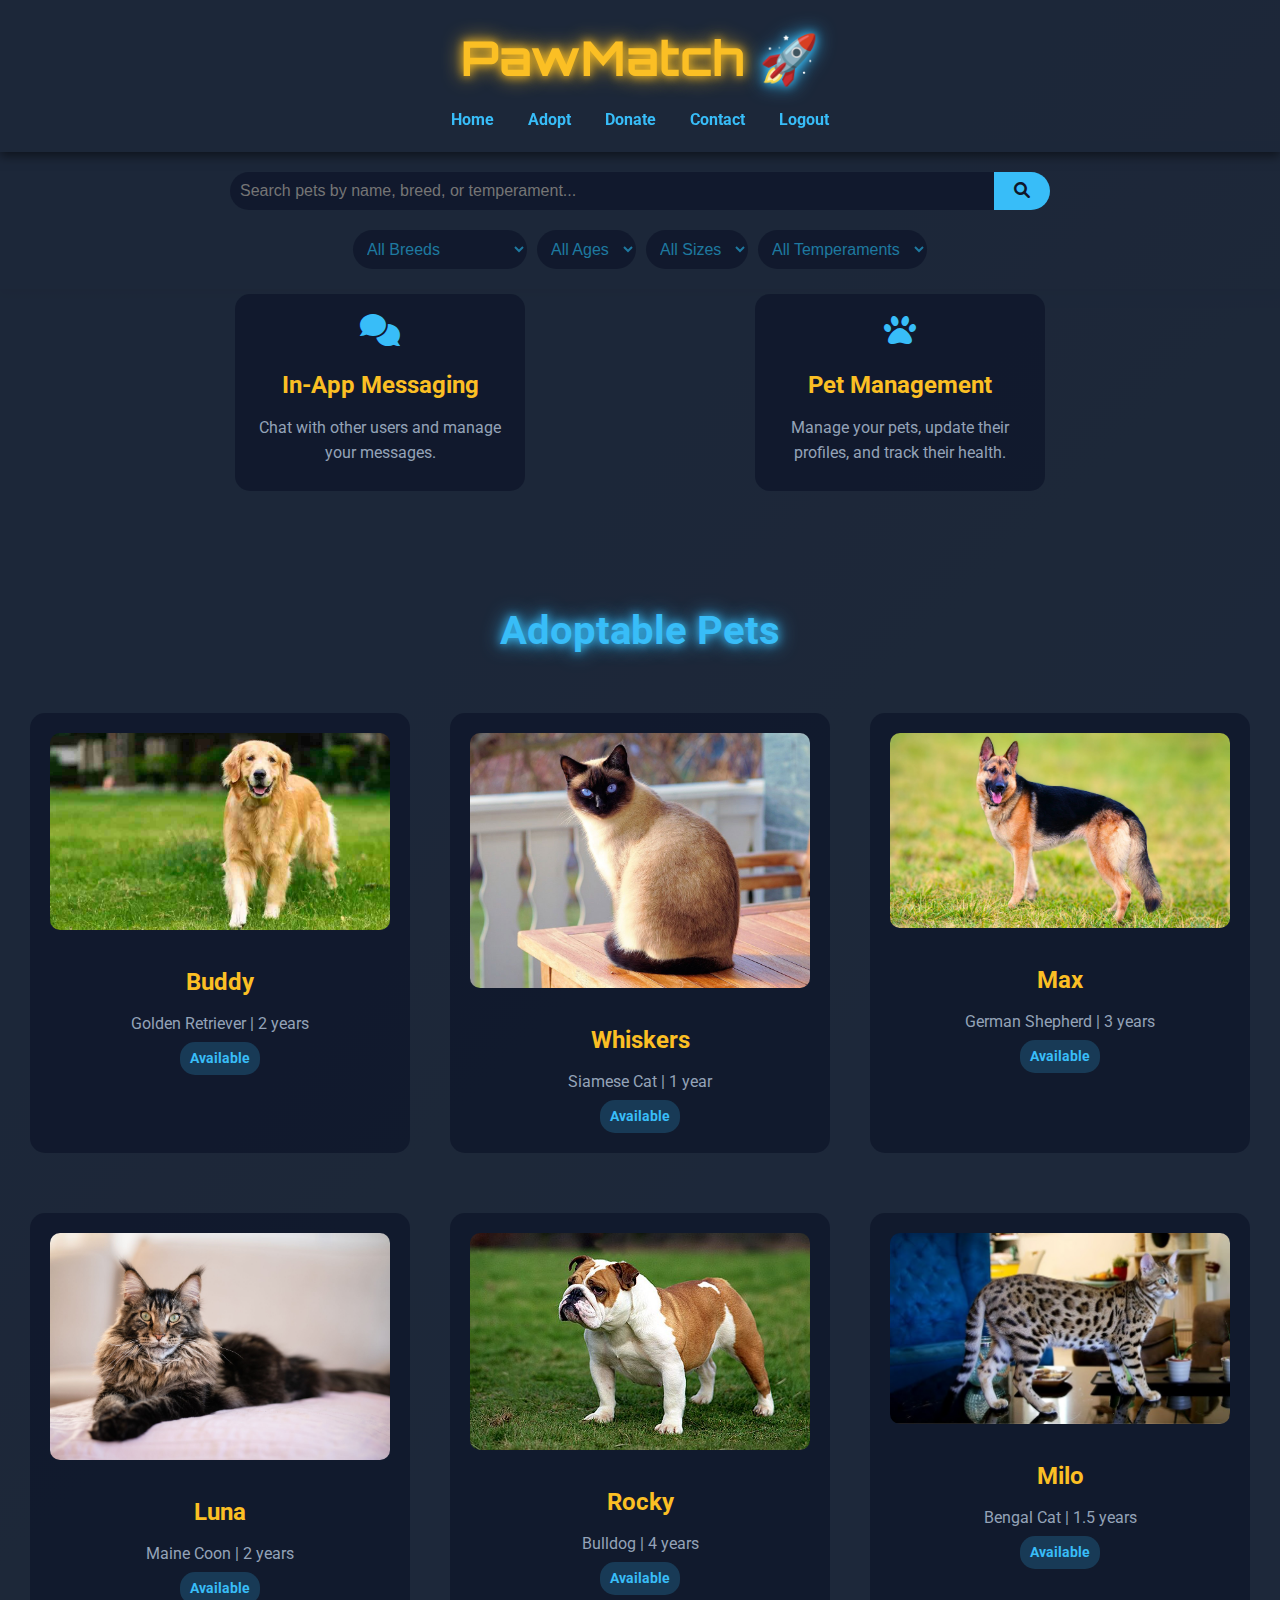
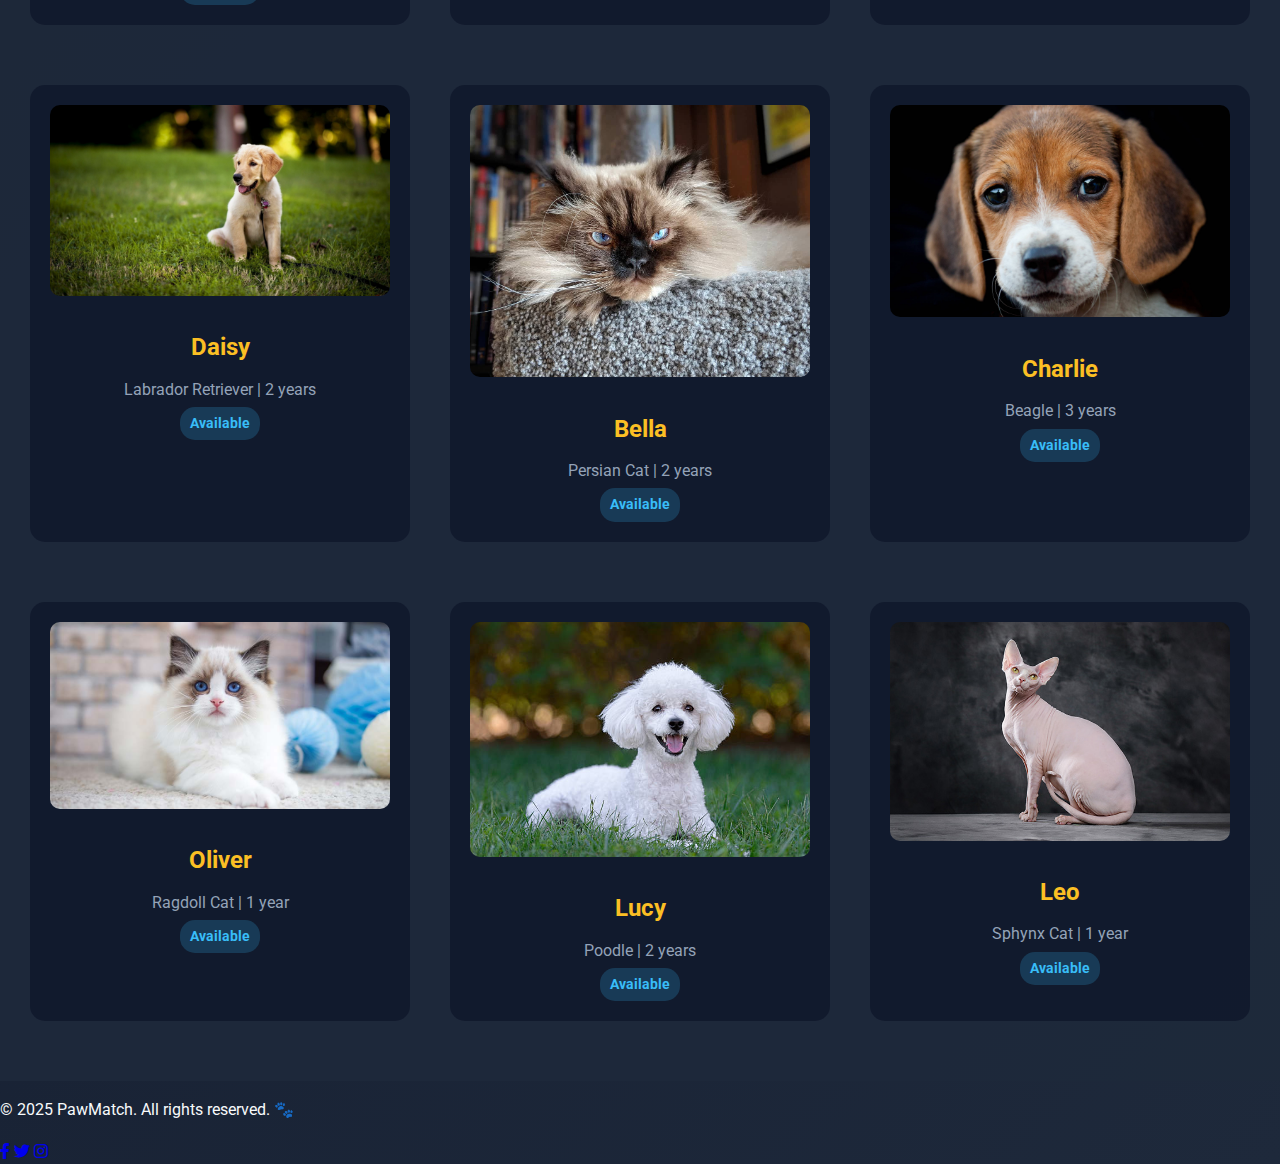
<file: adopt.html>
<!DOCTYPE html>
<html lang="en">
<head>
    <meta charset="UTF-8">
    <meta name="viewport" content="width=device-width, initial-scale=1.0">
    <title>Dashboard - PawMatch</title>
    <link rel="stylesheet" href="styles.css">
    <!-- Add futuristic fonts -->
    <link href="https://fonts.googleapis.com/css2?family=Orbitron:wght@400;700&family=Roboto:wght@300;400;500&display=swap" rel="stylesheet">
    <!-- Add FontAwesome for icons -->
    <link rel="stylesheet" href="https://cdnjs.cloudflare.com/ajax/libs/font-awesome/6.0.0-beta3/css/all.min.css">
</head>
<body>
    <header>
        <h1><span class="futuristic-text">PawMatch</span> 🚀</h1>
        <nav>
            <ul>
                <li><a href="dashboard.html">Home</a></li>
                <li><a href="adopt.html">Adopt</a></li>
                <li><a href="donate.html">Donate</a></li>
                <li><a href="contact.html">Contact</a></li>
                <li><a href="logout.html">Logout</a></li>
            </ul>
        </nav>
    </header>

    <main>
 <!-- Search and Filters Section -->
 <section id="search-filters">
    <div class="search-bar">
        <input type="text" id="search-input" placeholder="Search pets by name, breed, or temperament...">
        <button id="search-button"><i class="fas fa-search"></i></button>
    </div>
    <div class="filters">
        <select id="breed-filter">
            <option value="">All Breeds</option>
            <option value="Golden Retriever">Golden Retriever</option>
            <option value="Siamese Cat">Siamese Cat</option>
            <option value="German Shepherd">German Shepherd</option>
            <option value="Maine Coon">Maine Coon</option>
            <option value="Bulldog">Bulldog</option>
            <option value="Bengal Cat">Bengal Cat</option>
            <option value="Labrador Retriever">Labrador Retriever</option>
            <option value="Persian Cat">Persian Cat</option>
            <option value="Beagle">Beagle</option>
            <option value="Ragdoll Cat">Ragdoll Cat</option>
            <option value="Poodle">Poodle</option>
            <option value="Sphynx Cat">Sphynx Cat</option>
        </select>
        <select id="age-filter">
            <option value="">All Ages</option>
            <option value="1">1 year</option>
            <option value="2">2 years</option>
            <option value="3">3 years</option>
            <option value="4">4 years</option>
        </select>
        <select id="size-filter">
            <option value="">All Sizes</option>
            <option value="Small">Small</option>
            <option value="Medium">Medium</option>
            <option value="Large">Large</option>
        </select>
        <select id="temperament-filter">
            <option value="">All Temperaments</option>
            <option value="Friendly">Friendly</option>
            <option value="Playful">Playful</option>
            <option value="Curious">Curious</option>
            <option value="Affectionate">Affectionate</option>
            <option value="Loyal">Loyal</option>
        </select>
    </div>
</section>

        <!-- Feature Section -->
        <section id="features">
            <div class="feature-grid">
                <div class="feature-card" onclick="window.location.href='messaging.html'">
                    <i class="fas fa-comments"></i>
                    <h3>In-App Messaging</h3>
                    <p>Chat with other users and manage your messages.</p>
                </div>
                <div class="feature-card" onclick="window.location.href='petmanagement.html'">
                    <i class="fas fa-paw"></i>
                    <h3>Pet Management</h3>
                    <p>Manage your pets, update their profiles, and track their health.</p>
                </div>
            </div>
        </section>

<!-- Dashboard Content -->
<section id="dashboard">
    <div class="pet-grid">
        <!-- Pet Cards will be dynamically populated here -->
    </div>
</section>
        <!-- Dashboard Content -->
        <section id="dashboard">
            <h2>Adoptable Pets</h2>
            <!-- Layer 1 -->
            <div class="pet-layer">
                <div class="pet-card" onclick="openModal('modal1')">
                    <img src="images/dog1.jpg" alt="Buddy">
                    <h3>Buddy</h3>
                    <p>Golden Retriever | 2 years</p>
                    <span class="status available">Available</span>
                </div>
                <div class="pet-card" onclick="openModal('modal2')">
                    <img src="images/cat1.jpg" alt="Whiskers">
                    <h3>Whiskers</h3>
                    <p>Siamese Cat | 1 year</p>
                    <span class="status available">Available</span>
                </div>
                <div class="pet-card" onclick="openModal('modal3')">
                    <img src="images/dog2.jpg" alt="Max">
                    <h3>Max</h3>
                    <p>German Shepherd | 3 years</p>
                    <span class="status available">Available</span>
                </div>
            </div>

            <!-- Layer 2 -->
            <div class="pet-layer">
                <div class="pet-card" onclick="openModal('modal4')">
                    <img src="images/cat2.jpg" alt="Luna">
                    <h3>Luna</h3>
                    <p>Maine Coon | 2 years</p>
                    <span class="status available">Available</span>
                </div>
                <div class="pet-card" onclick="openModal('modal5')">
                    <img src="images/dog3.jpg" alt="Rocky">
                    <h3>Rocky</h3>
                    <p>Bulldog | 4 years</p>
                    <span class="status available">Available</span>
                </div>
                <div class="pet-card" onclick="openModal('modal6')">
                    <img src="images/cat3.jpg" alt="Milo">
                    <h3>Milo</h3>
                    <p>Bengal Cat | 1.5 years</p>
                    <span class="status available">Available</span>
                </div>
            </div>

            <!-- Layer 3 -->
            <div class="pet-layer">
                <div class="pet-card" onclick="openModal('modal7')">
                    <img src="images/dog4.jpg" alt="Daisy">
                    <h3>Daisy</h3>
                    <p>Labrador Retriever | 2 years</p>
                    <span class="status available">Available</span>
                </div>
                <div class="pet-card" onclick="openModal('modal8')">
                    <img src="images/cat4.jpg" alt="Bella">
                    <h3>Bella</h3>
                    <p>Persian Cat | 2 years</p>
                    <span class="status available">Available</span>
                </div>
                <div class="pet-card" onclick="openModal('modal9')">
                    <img src="images/dog5.jpg" alt="Charlie">
                    <h3>Charlie</h3>
                    <p>Beagle | 3 years</p>
                    <span class="status available">Available</span>
                </div>
            </div>

            <!-- Layer 4 -->
            <div class="pet-layer">
                <div class="pet-card" onclick="openModal('modal10')">
                    <img src="images/cat5.jpg" alt="Oliver">
                    <h3>Oliver</h3>
                    <p>Ragdoll Cat | 1 year</p>
                    <span class="status available">Available</span>
                </div>
                <div class="pet-card" onclick="openModal('modal11')">
                    <img src="images/dog6.jpg" alt="Lucy">
                    <h3>Lucy</h3>
                    <p>Poodle | 2 years</p>
                    <span class="status available">Available</span>
                </div>
                <div class="pet-card" onclick="openModal('modal12')">
                    <img src="images/cat6.jpg" alt="Leo">
                    <h3>Leo</h3>
                    <p>Sphynx Cat | 1 year</p>
                    <span class="status available">Available</span>
                </div>
            </div>
        </section>
    </main>

    <!-- Pet Modals -->
    <div id="modal1" class="modal">
        <div class="modal-content">
            <span class="close" onclick="closeModal('modal1')">&times;</span>
            <img src="images/dog1.jpg" alt="Buddy">
            <h2>Buddy</h2>
            <p><strong>Breed:</strong> Golden Retriever</p>
            <p><strong>Age:</strong> 2 years</p>
            <p><strong>Temperament:</strong> Friendly, playful, and great with kids.</p>
            <p><strong>Adoption Status:</strong> <span class="status available">Available</span></p>
            <button onclick="window.location.href='contract.html?pet=Buddy'">Adopt Me!</button>
        </div>
    </div>

    <!-- Repeat modals for all 12 pets (modal2 to modal12) -->
    <!-- Example for modal2 -->
    <div id="modal2" class="modal">
        <div class="modal-content">
            <span class="close" onclick="closeModal('modal2')">&times;</span>
            <img src="images/cat1.jpg" alt="Whiskers">
            <h2>Whiskers</h2>
            <p><strong>Breed:</strong> Siamese Cat</p>
            <p><strong>Age:</strong> 1 year</p>
            <p><strong>Temperament:</strong> Curious, affectionate, and loves to cuddle.</p>
            <p><strong>Adoption Status:</strong> <span class="status available">Available</span></p>
            <button onclick="window.location.href='contract.html?pet=Buddy'">Adopt Me!</button>
        </div>
    </div>

    <div id="modal3" class="modal">
        <div class="modal-content">
            <span class="close" onclick="closeModal('modal3')">&times;</span>
            <img src="images/dog2.jpg" alt="Max">
            <h2>Max</h2>
            <p><strong>Breed:</strong> German Shepherd</p>
            <p><strong>Age:</strong> 3 years</p>
            <p><strong>Temperament:</strong> Loyal, protective, and highly trainable.</p>
            <p><strong>Adoption Status:</strong> <span class="status available">Available</span></p>
            <button onclick="window.location.href='contract.html?pet=Buddy'">Adopt Me!</button>
        </div>
    </div>

    <div id="modal4" class="modal">
        <div class="modal-content">
            <span class="close" onclick="closeModal('modal4')">&times;</span>
            <img src="images/cat2.jpg" alt="Max">
            <h2>Max</h2>
            <p><strong>Breed:</strong> German Shepherd</p>
            <p><strong>Age:</strong> 3 years</p>
            <p><strong>Temperament:</strong> Loyal, protective, and highly trainable.</p>
            <p><strong>Adoption Status:</strong> <span class="status available">Available</span></p>
            <button onclick="window.location.href='contract.html?pet=Buddy'">Adopt Me!</button>
        </div>
    </div>

    <div id="modal5" class="modal">
        <div class="modal-content">
            <span class="close" onclick="closeModal('modal5')">&times;</span>
            <img src="images/dog3.jpg" alt="Max">
            <h2>Max</h2>
            <p><strong>Breed:</strong> German Shepherd</p>
            <p><strong>Age:</strong> 3 years</p>
            <p><strong>Temperament:</strong> Loyal, protective, and highly trainable.</p>
            <p><strong>Adoption Status:</strong> <span class="status available">Available</span></p>
            <button onclick="window.location.href='contract.html?pet=Buddy'">Adopt Me!</button>
        </div>
    </div>

    <div id="modal6" class="modal">
        <div class="modal-content">
            <span class="close" onclick="closeModal('modal6')">&times;</span>
            <img src="images/cat3.jpg" alt="Max">
            <h2>Max</h2>
            <p><strong>Breed:</strong> German Shepherd</p>
            <p><strong>Age:</strong> 3 years</p>
            <p><strong>Temperament:</strong> Loyal, protective, and highly trainable.</p>
            <p><strong>Adoption Status:</strong> <span class="status available">Available</span></p>
            <button onclick="window.location.href='contract.html?pet=Buddy'">Adopt Me!</button>
        </div>
    </div>

    <div id="modal7" class="modal">
        <div class="modal-content">
            <span class="close" onclick="closeModal('modal7')">&times;</span>
            <img src="images/dog4.jpg" alt="Max">
            <h2>Max</h2>
            <p><strong>Breed:</strong> German Shepherd</p>
            <p><strong>Age:</strong> 3 years</p>
            <p><strong>Temperament:</strong> Loyal, protective, and highly trainable.</p>
            <p><strong>Adoption Status:</strong> <span class="status available">Available</span></p>
            <button onclick="window.location.href='contract.html?pet=Buddy'">Adopt Me!</button>
        </div>
    </div>

    <div id="modal8" class="modal">
        <div class="modal-content">
            <span class="close" onclick="closeModal('modal8')">&times;</span>
            <img src="images/cat4.jpg" alt="Max">
            <h2>Max</h2>
            <p><strong>Breed:</strong> German Shepherd</p>
            <p><strong>Age:</strong> 3 years</p>
            <p><strong>Temperament:</strong> Loyal, protective, and highly trainable.</p>
            <p><strong>Adoption Status:</strong> <span class="status available">Available</span></p>
            <button onclick="window.location.href='contract.html?pet=Buddy'">Adopt Me!</button>
        </div>
    </div>

    <div id="modal9" class="modal">
        <div class="modal-content">
            <span class="close" onclick="closeModal('modal9')">&times;</span>
            <img src="images/dog5.jpg" alt="Max">
            <h2>Max</h2>
            <p><strong>Breed:</strong> German Shepherd</p>
            <p><strong>Age:</strong> 3 years</p>
            <p><strong>Temperament:</strong> Loyal, protective, and highly trainable.</p>
            <p><strong>Adoption Status:</strong> <span class="status available">Available</span></p>
            <button onclick="window.location.href='contract.html?pet=Buddy'">Adopt Me!</button>
        </div>
    </div>

    <div id="modal10" class="modal">
        <div class="modal-content">
            <span class="close" onclick="closeModal('modal10')">&times;</span>
            <img src="images/cat5.jpg" alt="Max">
            <h2>Max</h2>
            <p><strong>Breed:</strong> German Shepherd</p>
            <p><strong>Age:</strong> 3 years</p>
            <p><strong>Temperament:</strong> Loyal, protective, and highly trainable.</p>
            <p><strong>Adoption Status:</strong> <span class="status available">Available</span></p>
            <button onclick="window.location.href='contract.html?pet=Buddy'">Adopt Me!</button>
        </div>
    </div>

    <div id="modal11" class="modal">
        <div class="modal-content">
            <span class="close" onclick="closeModal('modal11')">&times;</span>
            <img src="images/dog6.jpg" alt="Max">
            <h2>Max</h2>
            <p><strong>Breed:</strong> German Shepherd</p>
            <p><strong>Age:</strong> 3 years</p>
            <p><strong>Temperament:</strong> Loyal, protective, and highly trainable.</p>
            <p><strong>Adoption Status:</strong> <span class="status available">Available</span></p>
            <button onclick="window.location.href='contract.html?pet=Buddy'">Adopt Me!</button>
        </div>
    </div>

    <div id="modal12" class="modal">
        <div class="modal-content">
            <span class="close" onclick="closeModal('modal12')">&times;</span>
            <img src="images/cat6.jpg" alt="Max">
            <h2>Max</h2>
            <p><strong>Breed:</strong> German Shepherd</p>
            <p><strong>Age:</strong> 3 years</p>
            <p><strong>Temperament:</strong> Loyal, protective, and highly trainable.</p>
            <p><strong>Adoption Status:</strong> <span class="status available">Available</span></p>
            <button onclick="window.location.href='contract.html?pet=Buddy'">Adopt Me!</button>
        </div>
    </div>

    <footer>
        <p>&copy; 2025 PawMatch. All rights reserved. 🐾</p>
        <div class="social-links">
            <a href="#"><i class="fab fa-facebook-f"></i></a>
            <a href="#"><i class="fab fa-twitter"></i></a>
            <a href="#"><i class="fab fa-instagram"></i></a>
        </div>
    </footer>

    <script src="app.js"></script>
</body>
</html>
</file>
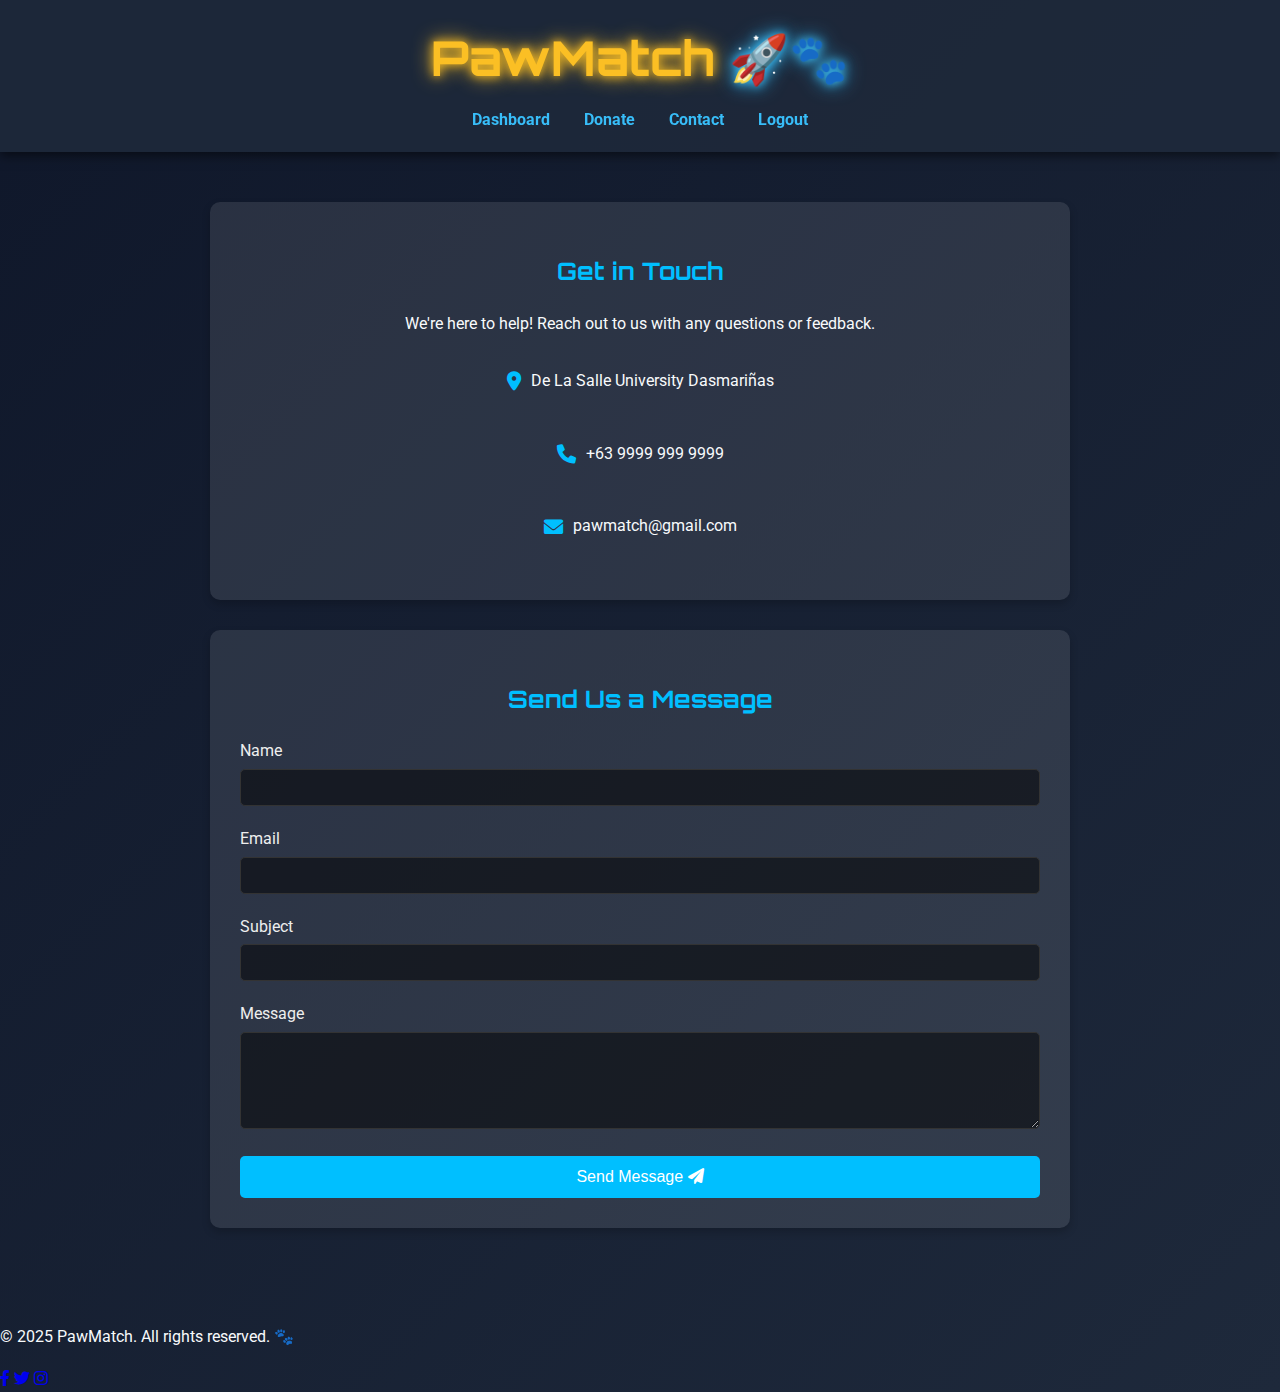
<file: contact.html>
<!DOCTYPE html>
<html lang="en">
<head>
    <meta charset="UTF-8">
    <meta name="viewport" content="width=device-width, initial-scale=1.0">
    <title>Contact Us - PawMatch</title>
    <link rel="stylesheet" href="styles.css">
    <link href="https://fonts.googleapis.com/css2?family=Orbitron:wght@400;700&family=Roboto:wght@300;400;500&display=swap" rel="stylesheet">
    <link rel="stylesheet" href="https://cdnjs.cloudflare.com/ajax/libs/font-awesome/6.0.0-beta3/css/all.min.css">
    <style>
        /* Contact Page Specific Styles */
        #contact-page,
        #contact-info,
        #contact-form,
        .contact-details,
        .form-group,
        .submit-button {
            text-align: center;
        }

        #contact-page {
            display: flex;
            flex-direction: column;
            align-items: center;
            padding: 50px 20px;
        }

        #contact-info, #contact-form {
            width: 80%;
            max-width: 800px;
            margin-bottom: 30px;
            padding: 30px;
            background-color: rgba(255, 255, 255, 0.1);
            border-radius: 10px;
            box-shadow: 0 4px 8px rgba(0, 0, 0, 0.2);
        }

        #contact-info h2, #contact-form h2 {
            font-family: 'Orbitron', sans-serif;
            color: #00bfff;
            margin-bottom: 20px;
        }

        .contact-details {
            display: flex;
            flex-direction: column;
            align-items: center;
        }

        .contact-item {
            display: flex;
            align-items: center;
            margin-bottom: 15px;
        }

        .contact-item i {
            margin-right: 10px;
            color: #00bfff;
            font-size: 1.2em;
        }

        #contact-form form {
            display: flex;
            flex-direction: column;
            align-items: stretch;
        }

        .form-group {
            margin-bottom: 20px;
            text-align: left; /* Override for labels */
        }

        .form-group label {
            display: block;
            margin-bottom: 5px;
            color: #eee;
        }

        .form-group input, .form-group textarea {
            width: 100%;
            padding: 10px;
            border: 1px solid #333;
            background-color: rgba(0, 0, 0, 0.5);
            color: #eee;
            border-radius: 5px;
            box-sizing: border-box;
        }

        .form-group textarea {
            resize: vertical;
        }

        .submit-button {
            background-color: #00bfff;
            color: #fff;
            padding: 12px 20px;
            border: none;
            border-radius: 5px;
            cursor: pointer;
            font-size: 1em;
            transition: background-color 0.3s;
        }

        .submit-button:hover {
            background-color: #0099cc;
        }

        /* Responsive adjustments */
        @media (max-width: 768px) {
            #contact-info, #contact-form {
                width: 95%;
            }
        }
    </style>
</head>
<body>
<header>
    <h1><span class="futuristic-text">PawMatch</span> 🚀🐾</h1>
    <nav>
        <ul>
            <li><a href="dashboard.html">Dashboard</a></li>
            <li><a href="donate.html">Donate</a></li>
            <li><a href="contact.html">Contact</a></li>
            <li><a href="logout.html">Logout</a></li>
        </ul>
    </nav>
</header>

<main id="contact-page">
    <section id="contact-info">
        <h2>Get in Touch</h2>
        <p>We're here to help! Reach out to us with any questions or feedback.</p>
        <div class="contact-details">
            <div class="contact-item">
                <i class="fas fa-map-marker-alt"></i>
                <p>De La Salle University Dasmariñas</p>
            </div>
            <div class="contact-item">
                <i class="fas fa-phone"></i>
                <p>+63 9999 999 9999</p>
            </div>
            <div class="contact-item">
                <i class="fas fa-envelope"></i>
                <p>pawmatch@gmail.com</p>
            </div>
        </div>
    </section>

    <section id="contact-form">
        <h2>Send Us a Message</h2>
        <form id="message-form">
            <div class="form-group">
                <label for="name">Name</label>
                <input type="text" id="name" name="name" required>
            </div>
            <div class="form-group">
                <label for="email">Email</label>
                <input type="email" id="email" name="email" required>
            </div>
            <div class="form-group">
                <label for="subject">Subject</label>
                <input type="text" id="subject" name="subject" required>
            </div>
            <div class="form-group">
                <label for="message">Message</label>
                <textarea id="message" name="message" rows="5" required></textarea>
            </div>
            <button type="submit" class="submit-button">Send Message <i class="fas fa-paper-plane"></i></button>
        </form>
    </section>
</main>

<footer>
    <p>&copy; 2025 PawMatch. All rights reserved. 🐾</p>
    <div class="social-links">
        <a href="#"><i class="fab fa-facebook-f"></i></a>
        <a href="#"><i class="fab fa-twitter"></i></a>
        <a href="#"><i class="fab fa-instagram"></i></a>
    </div>
</footer>

<script src="app.js"></script>
</body>
</html>
</file>
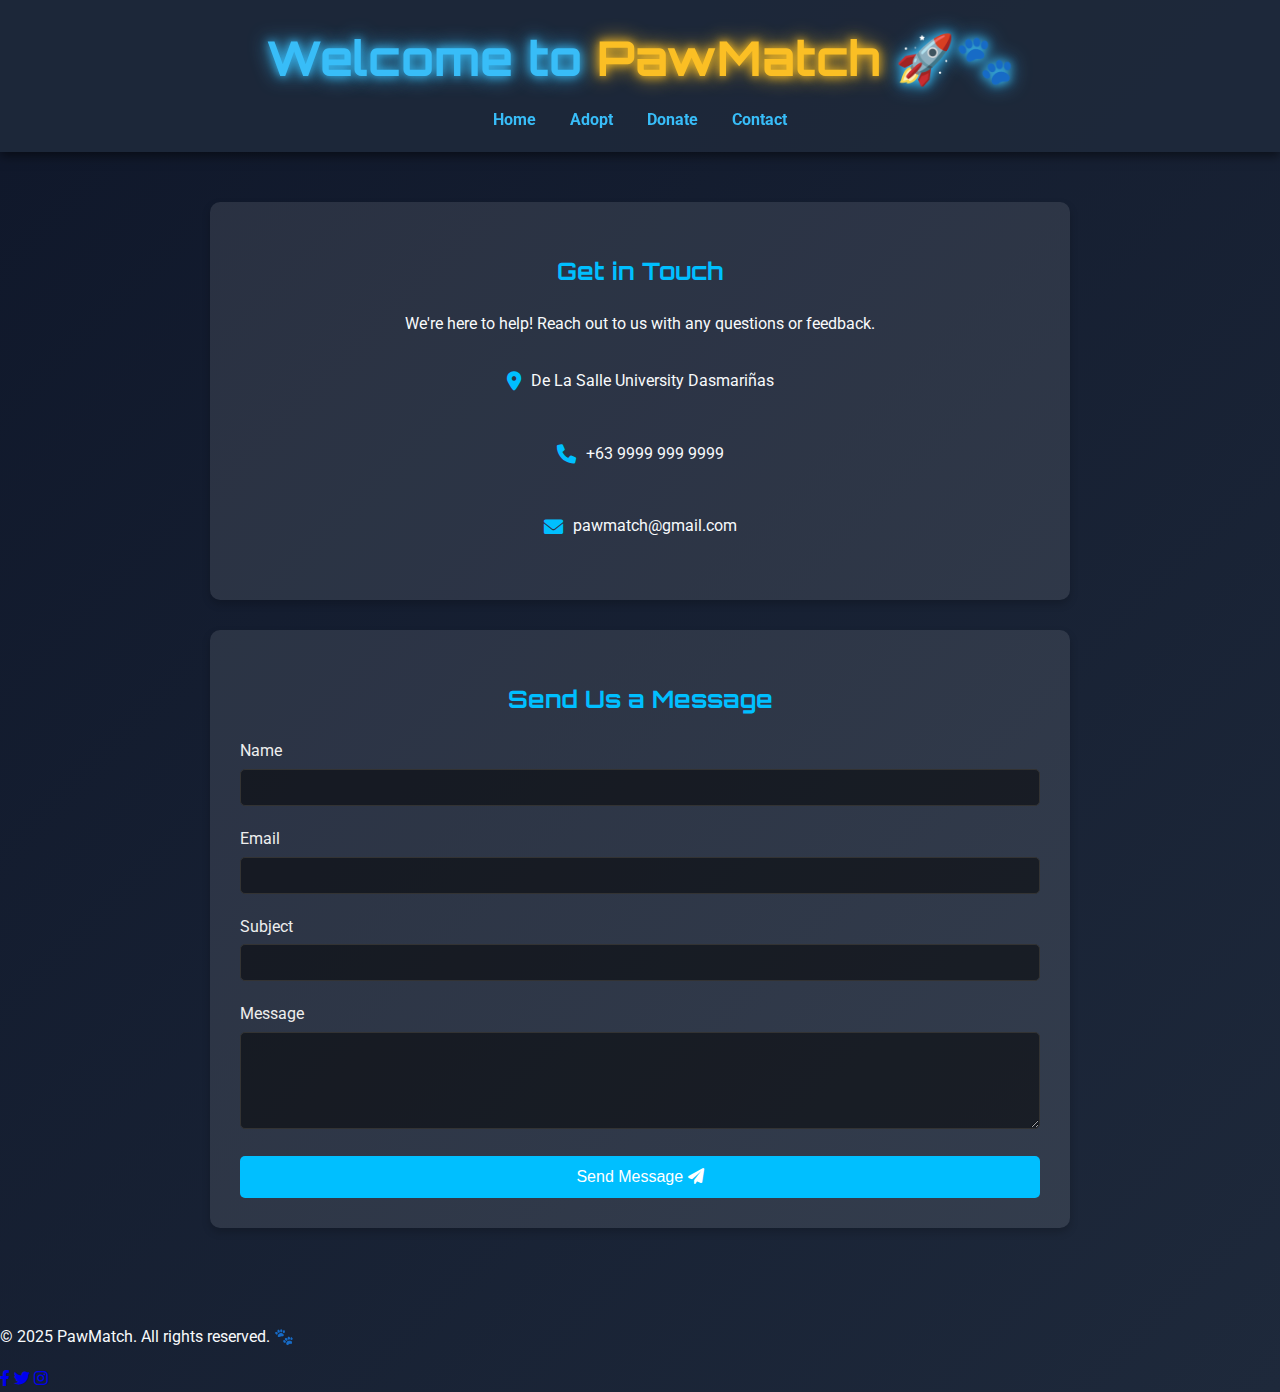
<file: contactlock.html>
<!DOCTYPE html>
<html lang="en">
<head>
    <meta charset="UTF-8">
    <meta name="viewport" content="width=device-width, initial-scale=1.0">
    <title>Contact Us - PawMatch</title>
    <link rel="stylesheet" href="styles.css">
    <link href="https://fonts.googleapis.com/css2?family=Orbitron:wght@400;700&family=Roboto:wght@300;400;500&display=swap" rel="stylesheet">
    <link rel="stylesheet" href="https://cdnjs.cloudflare.com/ajax/libs/font-awesome/6.0.0-beta3/css/all.min.css">
    <style>
        /* Contact Page Specific Styles */
        #contact-page,
        #contact-info,
        #contact-form,
        .contact-details,
        .form-group,
        .submit-button {
            text-align: center;
        }

        #contact-page {
            display: flex;
            flex-direction: column;
            align-items: center;
            padding: 50px 20px;
        }

        #contact-info, #contact-form {
            width: 80%;
            max-width: 800px;
            margin-bottom: 30px;
            padding: 30px;
            background-color: rgba(255, 255, 255, 0.1);
            border-radius: 10px;
            box-shadow: 0 4px 8px rgba(0, 0, 0, 0.2);
        }

        #contact-info h2, #contact-form h2 {
            font-family: 'Orbitron', sans-serif;
            color: #00bfff;
            margin-bottom: 20px;
        }

        .contact-details {
            display: flex;
            flex-direction: column;
            align-items: center;
        }

        .contact-item {
            display: flex;
            align-items: center;
            margin-bottom: 15px;
        }

        .contact-item i {
            margin-right: 10px;
            color: #00bfff;
            font-size: 1.2em;
        }

        #contact-form form {
            display: flex;
            flex-direction: column;
            align-items: stretch;
        }

        .form-group {
            margin-bottom: 20px;
            text-align: left; /* Override for labels */
        }

        .form-group label {
            display: block;
            margin-bottom: 5px;
            color: #eee;
        }

        .form-group input, .form-group textarea {
            width: 100%;
            padding: 10px;
            border: 1px solid #333;
            background-color: rgba(0, 0, 0, 0.5);
            color: #eee;
            border-radius: 5px;
            box-sizing: border-box;
        }

        .form-group textarea {
            resize: vertical;
        }

        .submit-button {
            background-color: #00bfff;
            color: #fff;
            padding: 12px 20px;
            border: none;
            border-radius: 5px;
            cursor: pointer;
            font-size: 1em;
            transition: background-color 0.3s;
        }

        .submit-button:hover {
            background-color: #0099cc;
        }

        /* Responsive adjustments */
        @media (max-width: 768px) {
            #contact-info, #contact-form {
                width: 95%;
            }
        }
    </style>
</head>
<body>
<header>
    <h1>Welcome to <span class="futuristic-text">PawMatch</span> 🚀🐾</h1>
    <nav>
        <ul>
            <li><a href="index.html">Home</a></li>
            <li><a href="login.html">Adopt</a></li>
            <li><a href="donatelock.html">Donate</a></li>
            <li><a href="contactlock.html">Contact</a></li>
        </ul>
    </nav>
</header>

<main id="contact-page">
    <section id="contact-info">
        <h2>Get in Touch</h2>
        <p>We're here to help! Reach out to us with any questions or feedback.</p>
        <div class="contact-details">
            <div class="contact-item">
                <i class="fas fa-map-marker-alt"></i>
                <p>De La Salle University Dasmariñas</p>
            </div>
            <div class="contact-item">
                <i class="fas fa-phone"></i>
                <p>+63 9999 999 9999</p>
            </div>
            <div class="contact-item">
                <i class="fas fa-envelope"></i>
                <p>pawmatch@gmail.com</p>
            </div>
        </div>
    </section>

    <section id="contact-form">
        <h2>Send Us a Message</h2>
        <form id="message-form">
            <div class="form-group">
                <label for="name">Name</label>
                <input type="text" id="name" name="name" required>
            </div>
            <div class="form-group">
                <label for="email">Email</label>
                <input type="email" id="email" name="email" required>
            </div>
            <div class="form-group">
                <label for="subject">Subject</label>
                <input type="text" id="subject" name="subject" required>
            </div>
            <div class="form-group">
                <label for="message">Message</label>
                <textarea id="message" name="message" rows="5" required></textarea>
            </div>
            <button type="submit" class="submit-button">Send Message <i class="fas fa-paper-plane"></i></button>
        </form>
    </section>
</main>

<footer>
    <p>&copy; 2025 PawMatch. All rights reserved. 🐾</p>
    <div class="social-links">
        <a href="#"><i class="fab fa-facebook-f"></i></a>
        <a href="#"><i class="fab fa-twitter"></i></a>
        <a href="#"><i class="fab fa-instagram"></i></a>
    </div>
</footer>

<script src="app.js"></script>
</body>
</html>
</file>
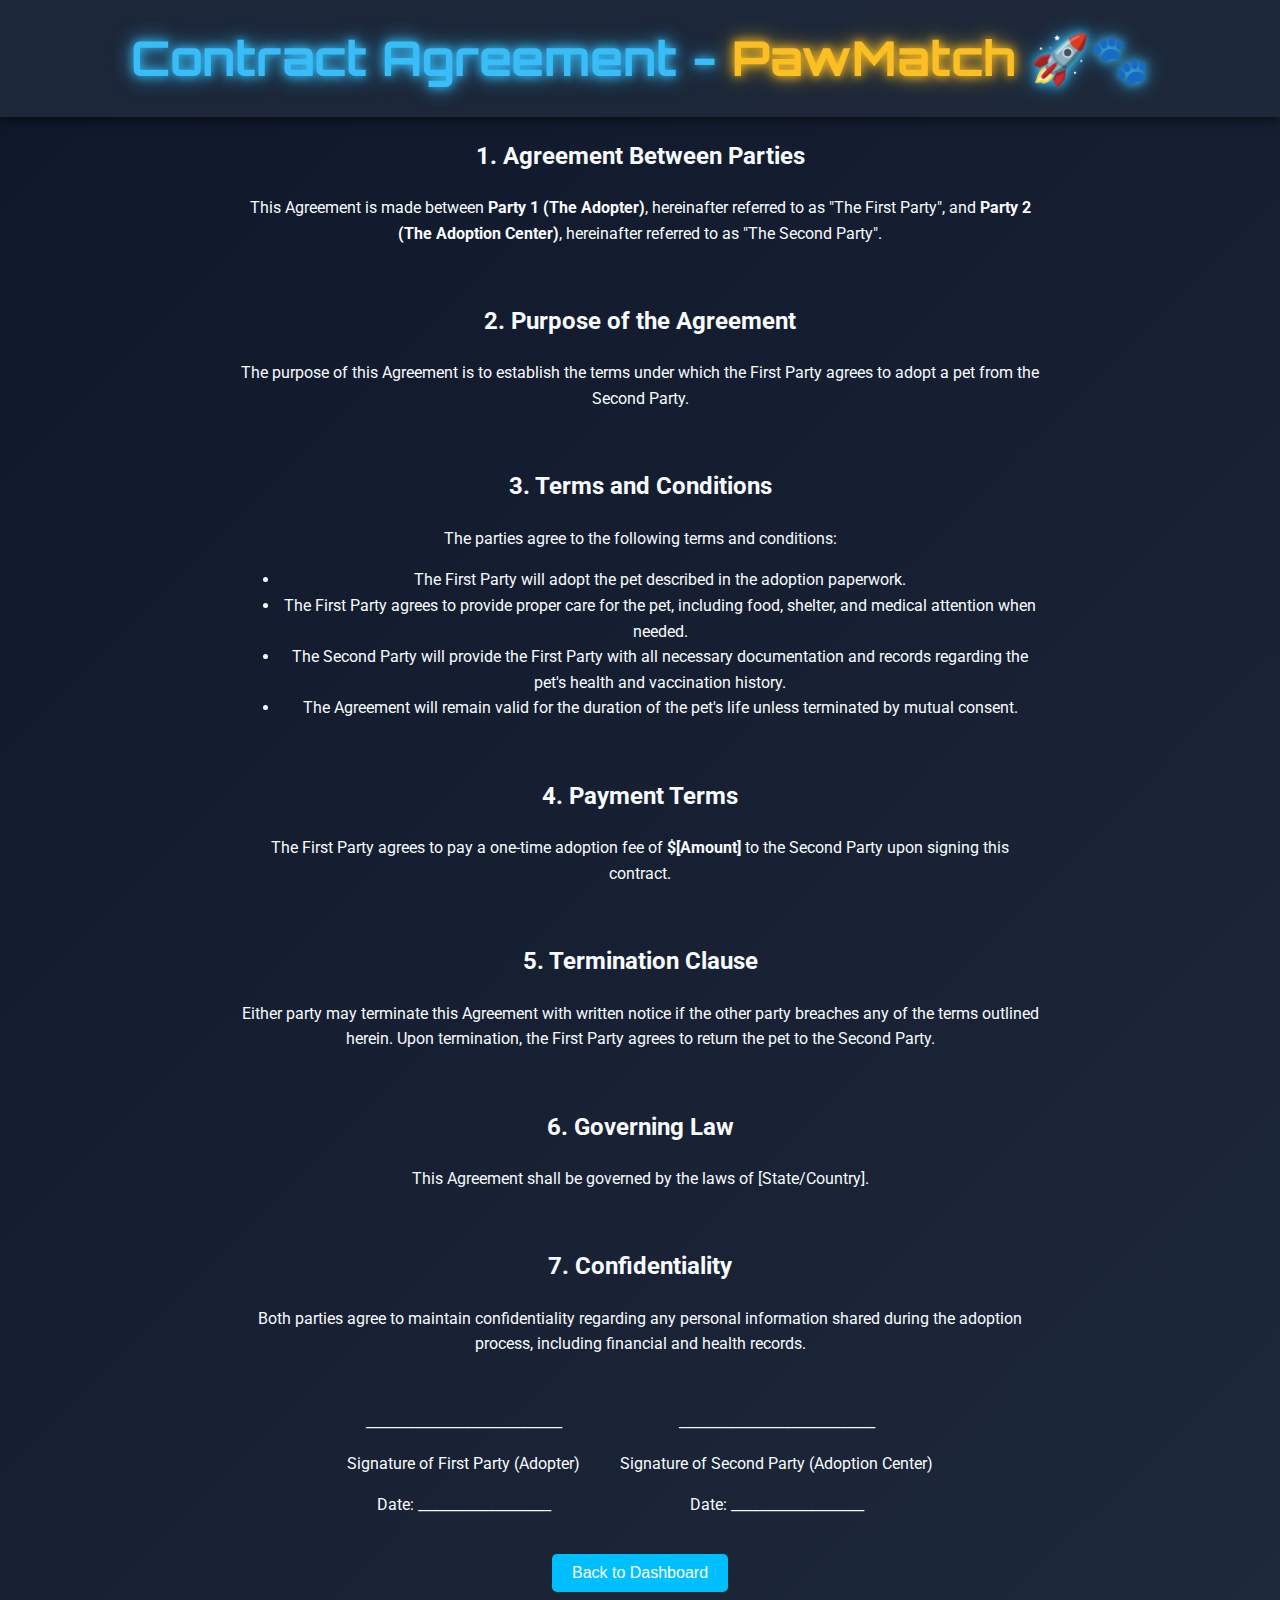
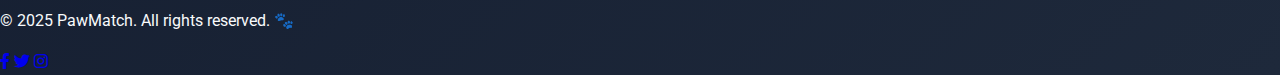
<file: contract.html>
<!DOCTYPE html>
<html lang="en">
<head>
    <meta charset="UTF-8">
    <meta name="viewport" content="width=device-width, initial-scale=1.0">
    <title>PawMatch - Contract Agreement</title>
    <link rel="stylesheet" href="styles.css">
    <!-- Add futuristic fonts -->
    <link href="https://fonts.googleapis.com/css2?family=Orbitron:wght@400;700&family=Roboto:wght@300;400;500&display=swap" rel="stylesheet">
    <!-- Add FontAwesome for icons -->
    <link rel="stylesheet" href="https://cdnjs.cloudflare.com/ajax/libs/font-awesome/6.0.0-beta3/css/all.min.css">

       <style>
        /* Your CSS styles here */
        #contract-details, #signatures, .back-button-container {
            display: flex;
            flex-direction: column;
            align-items: center;
        }

        .contract-content {
            width: 80%;
            max-width: 800px;
            text-align: center;
            margin-bottom: 20px;
        }

        .signatures {
            display: flex;
            justify-content: center;
            width: 80%;
            max-width: 800px;
        }

        .signature {
            text-align: center;
            margin: 0 20px;
        }

        .back-button {
            padding: 10px 20px;
            font-size: 1em;
            background-color: #00bfff;
            color: white;
            border: none;
            border-radius: 5px;
            cursor: pointer;
        }

        .back-button-container{
            margin-top:20px;
        }
    </style>
</head>
<body>
    <header>
        <h1>Contract Agreement - <span class="futuristic-text">PawMatch</span> 🚀🐾</h1>
    </header>
    
    <main>
        <!-- Contract Details -->
        <section id="contract-details">
            <div class="contract-content">
                <h2>1. Agreement Between Parties</h2>
                <p>This Agreement is made between <strong>Party 1 (The Adopter)</strong>, hereinafter referred to as "The First Party", and <strong>Party 2 (The Adoption Center)</strong>, hereinafter referred to as "The Second Party".</p>
            </div>

            <div class="contract-content">
                <h2>2. Purpose of the Agreement</h2>
                <p>The purpose of this Agreement is to establish the terms under which the First Party agrees to adopt a pet from the Second Party.</p>
            </div>

            <div class="contract-content">
                <h2>3. Terms and Conditions</h2>
                <p>The parties agree to the following terms and conditions:</p>
                <ul>
                    <li>The First Party will adopt the pet described in the adoption paperwork.</li>
                    <li>The First Party agrees to provide proper care for the pet, including food, shelter, and medical attention when needed.</li>
                    <li>The Second Party will provide the First Party with all necessary documentation and records regarding the pet's health and vaccination history.</li>
                    <li>The Agreement will remain valid for the duration of the pet's life unless terminated by mutual consent.</li>
                </ul>
            </div>

            <div class="contract-content">
                <h2>4. Payment Terms</h2>
                <p>The First Party agrees to pay a one-time adoption fee of <strong>$[Amount]</strong> to the Second Party upon signing this contract.</p>
            </div>

            <div class="contract-content">
                <h2>5. Termination Clause</h2>
                <p>Either party may terminate this Agreement with written notice if the other party breaches any of the terms outlined herein. Upon termination, the First Party agrees to return the pet to the Second Party.</p>
            </div>

            <div class="contract-content">
                <h2>6. Governing Law</h2>
                <p>This Agreement shall be governed by the laws of [State/Country].</p>
            </div>

            <div class="contract-content">
                <h2>7. Confidentiality</h2>
                <p>Both parties agree to maintain confidentiality regarding any personal information shared during the adoption process, including financial and health records.</p>
            </div>
        </section>

        <!-- Signatures Section -->
        <section id="signatures">
            <div class="signatures">
                <div class="signature">
                    <p>____________________________</p>
                    <p class="signature-title">Signature of First Party (Adopter)</p>
                    <p>Date: ___________________</p>
                </div>
                <div class="signature">
                    <p>____________________________</p>
                    <p class="signature-title">Signature of Second Party (Adoption Center)</p>
                    <p>Date: ___________________</p>
                </div>
            </div>
        </section>

        <!-- Back to Dashboard Button -->
        <div class="back-button-container">
            <button onclick="window.location.href='dashboard.html'" class="back-button">Back to Dashboard</button>
        </div>

    </main>

    <footer>
        <p>&copy; 2025 PawMatch. All rights reserved. 🐾</p>
        <div class="social-links">
            <a href="#"><i class="fab fa-facebook-f"></i></a>
            <a href="#"><i class="fab fa-twitter"></i></a>
            <a href="#"><i class="fab fa-instagram"></i></a>
        </div>
    </footer>
    
    <script src="app.js"></script>
</body>
</html>
</file>
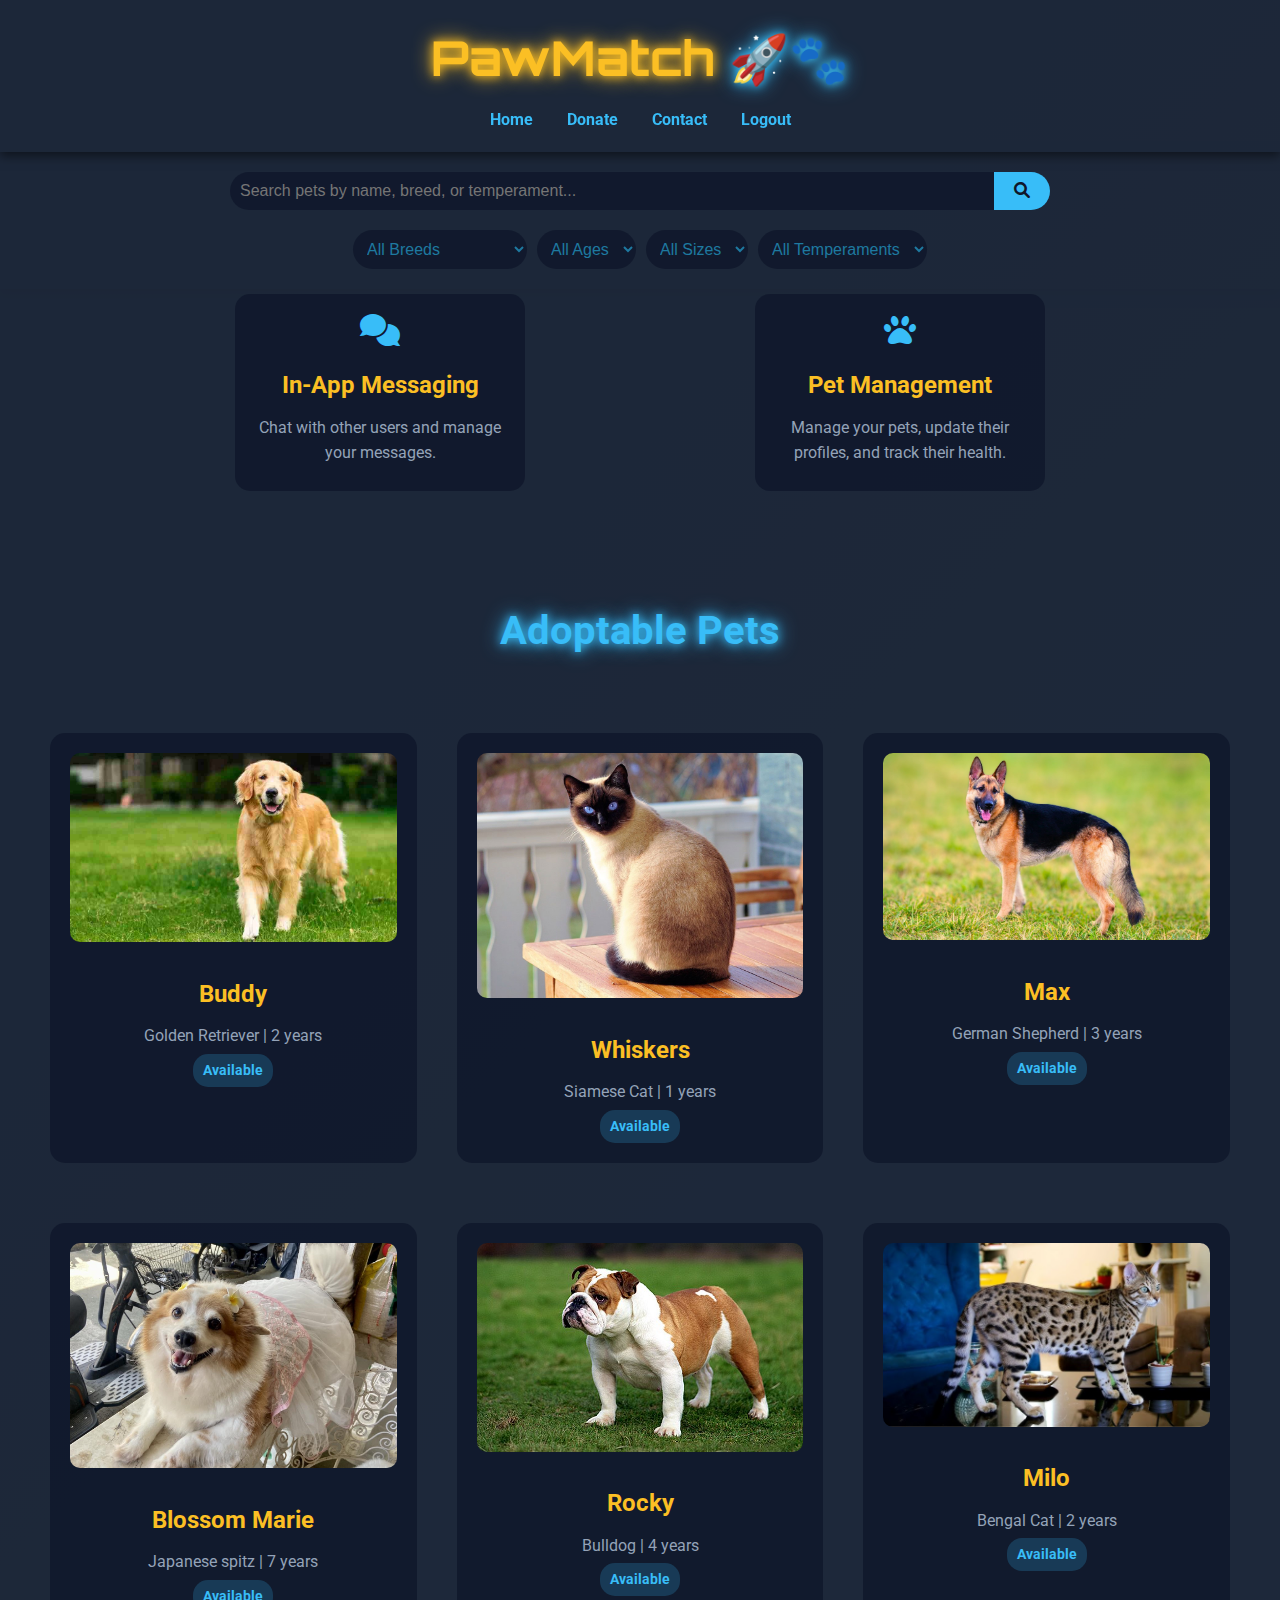
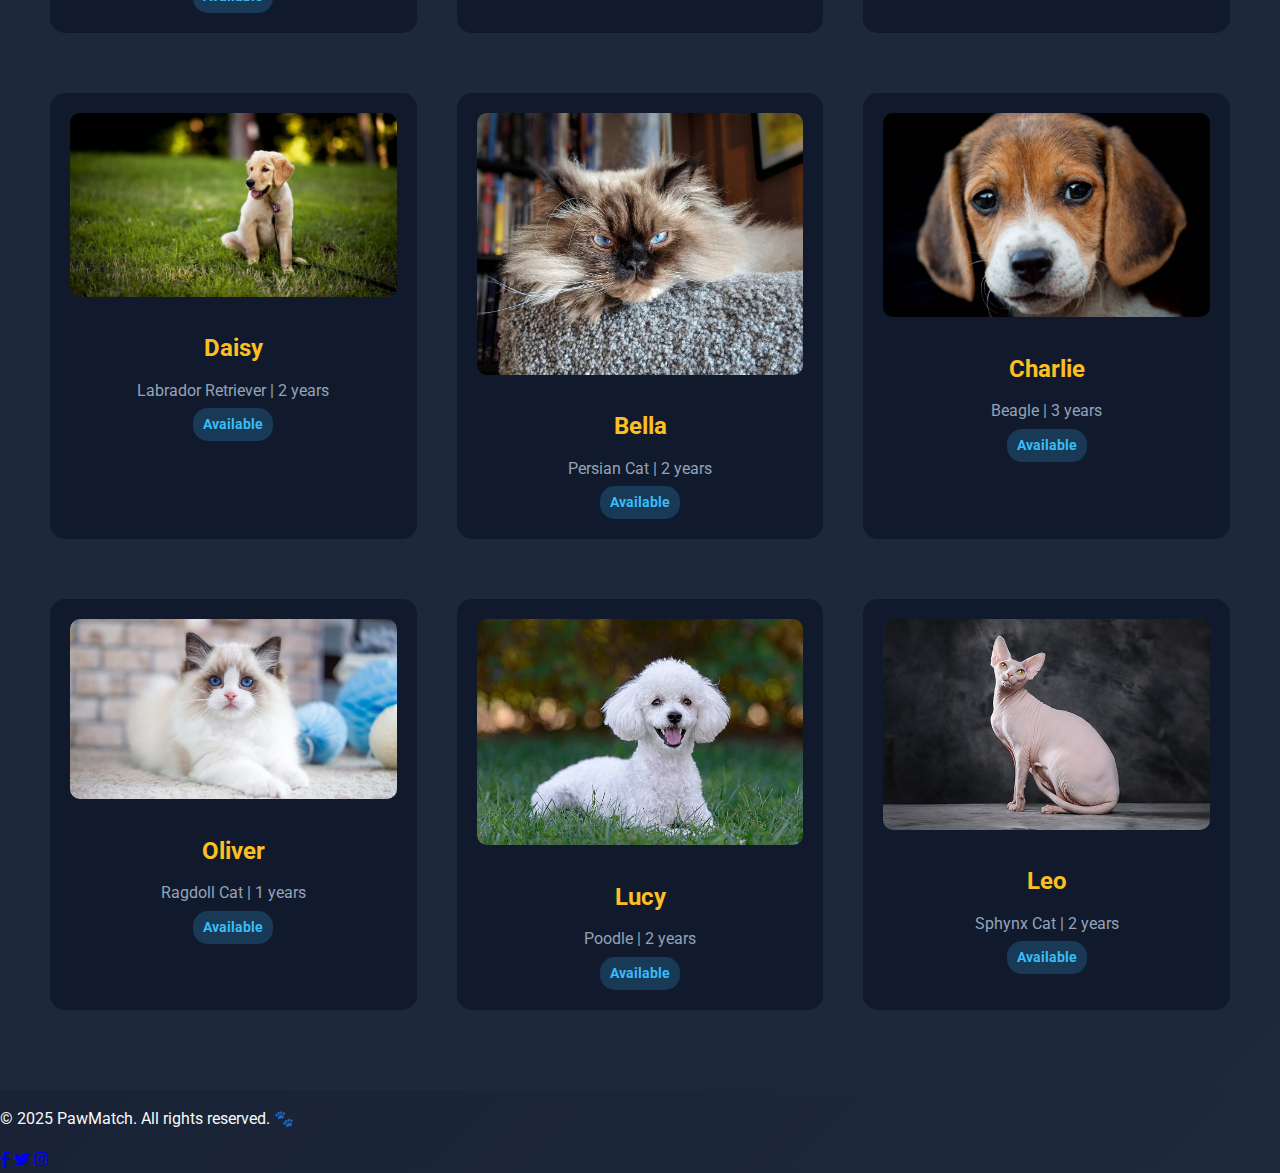
<file: dashboard.html>
<!DOCTYPE html>
<html lang="en">
<head>
    <meta charset="UTF-8">
    <meta name="viewport" content="width=device-width, initial-scale=1.0">
    <title>Dashboard - PawMatch</title>
    <link rel="stylesheet" href="styles.css">
    <!-- Add futuristic fonts -->
    <link href="https://fonts.googleapis.com/css2?family=Orbitron:wght@400;700&family=Roboto:wght@300;400;500&display=swap" rel="stylesheet">
    <!-- Add FontAwesome for icons -->
    <link rel="stylesheet" href="https://cdnjs.cloudflare.com/ajax/libs/font-awesome/6.0.0-beta3/css/all.min.css">
</head>
<body>
    <header>
        <h1><span class="futuristic-text">PawMatch</span> 🚀🐾</h1>
        <nav>
            <ul>
                <li><a href="dashboard.html">Home</a></li>
                <li><a href="donate.html">Donate</a></li>
                <li><a href="contact.html">Contact</a></li>
                <li><a href="logout.html">Logout</a></li>
            </ul>
        </nav>
    </header>

    <main>
 <!-- Search and Filters Section -->
 <section id="search-filters">
    <div class="search-bar">
        <input type="text" id="search-input" placeholder="Search pets by name, breed, or temperament...">
        <button id="search-button"><i class="fas fa-search"></i></button>
    </div>
    <div class="filters">
        <select id="breed-filter">
            <option value="">All Breeds</option>
            <option value="Golden Retriever">Golden Retriever</option>
            <option value="Siamese Cat">Siamese Cat</option>
            <option value="German Shepherd">German Shepherd</option>
            <option value="Maine Coon">Maine Coon</option>
            <option value="Bulldog">Bulldog</option>
            <option value="Bengal Cat">Bengal Cat</option>
            <option value="Labrador Retriever">Labrador Retriever</option>
            <option value="Persian Cat">Persian Cat</option>
            <option value="Beagle">Beagle</option>
            <option value="Ragdoll Cat">Ragdoll Cat</option>
            <option value="Poodle">Poodle</option>
            <option value="Sphynx Cat">Sphynx Cat</option>
        </select>
        <select id="age-filter">
            <option value="">All Ages</option>
            <option value="1">1 year</option>
            <option value="2">2 years</option>
            <option value="3">3 years</option>
            <option value="4">4 years</option>
        </select>
        <select id="size-filter">
            <option value="">All Sizes</option>
            <option value="Small">Small</option>
            <option value="Medium">Medium</option>
            <option value="Large">Large</option>
        </select>
        <select id="temperament-filter">
            <option value="">All Temperaments</option>
            <option value="Friendly">Friendly</option>
            <option value="Playful">Playful</option>
            <option value="Curious">Curious</option>
            <option value="Affectionate">Affectionate</option>
            <option value="Loyal">Loyal</option>
        </select>
    </div>
</section>

        <!-- Feature Section -->
        <section id="features">
            <div class="feature-grid">
                <div class="feature-card" onclick="window.location.href='messaging.html'">
                    <i class="fas fa-comments"></i>
                    <h3>In-App Messaging</h3>
                    <p>Chat with other users and manage your messages.</p>
                </div>
                <div class="feature-card" onclick="window.location.href='petmanagement.html'">
                    <i class="fas fa-paw"></i>
                    <h3>Pet Management</h3>
                    <p>Manage your pets, update their profiles, and track their health.</p>
                </div>
            </div>
        </section>

<!-- Dashboard Content -->
<section id="dashboard">
    <div class="pet-grid">
        <!-- Pet Cards will be dynamically populated here -->
    </div>
</section>
        <!-- Dashboard Content -->
        <section id="dashboard">
            <h2>Adoptable Pets</h2>
            
            <div class="pet-layers-container">
                <!-- Pet layers will be dynamically populated here -->
            </div>
        </section>
    </main>

    <!-- Pet Modals -->
    <div id="modal1" class="modal">
        <div class="modal-content">
            <span class="close" onclick="closeModal('modal1')">&times;</span>
            <img src="images/dog1.jpg" alt="Buddy">
            <h2>Buddy</h2>
            <p><strong>Breed:</strong> Golden Retriever</p>
            <p><strong>Age:</strong> 2 years</p>
            <p><strong>Temperament:</strong> Friendly, playful, and great with kids.</p>
            <p><strong>Adoption Status:</strong> <span class="status available">Available</span></p>
            <button onclick="window.location.href='contract.html?pet=Buddy'">Adopt Me!</button>
        </div>
    </div>

    <!-- Repeat modals for all 12 pets (modal2 to modal12) -->
    <!-- Example for modal2 -->
    <div id="modal2" class="modal">
        <div class="modal-content">
            <span class="close" onclick="closeModal('modal2')">&times;</span>
            <img src="images/cat1.jpg" alt="Whiskers">
            <h2>Whiskers</h2>
            <p><strong>Breed:</strong> Siamese Cat</p>
            <p><strong>Age:</strong> 1 year</p>
            <p><strong>Temperament:</strong> Curious, affectionate, and loves to cuddle.</p>
            <p><strong>Adoption Status:</strong> <span class="status available">Available</span></p>
            <button onclick="window.location.href='contract.html?pet=Buddy'">Adopt Me!</button>
        </div>
    </div>

    <div id="modal3" class="modal">
        <div class="modal-content">
            <span class="close" onclick="closeModal('modal3')">&times;</span>
            <img src="images/dog2.jpg" alt="Max">
            <h2>Max</h2>
            <p><strong>Breed:</strong> German Shepherd</p>
            <p><strong>Age:</strong> 3 years</p>
            <p><strong>Temperament:</strong> Loyal, protective, and highly trainable.</p>
            <p><strong>Adoption Status:</strong> <span class="status available">Available</span></p>
            <button onclick="window.location.href='contract.html?pet=Buddy'">Adopt Me!</button>
        </div>
    </div>

    <div id="modal4" class="modal">
        <div class="modal-content">
            <span class="close" onclick="closeModal('modal4')">&times;</span>
            <img src="images/dog7.jpg" alt="corgi">
            <h2>Blossom Marie</h2>
            <p><strong>Breed:</strong> Japanese Spitz</p>
            <p><strong>Age:</strong> 7 years</p>
            <p><strong>Temperament:</strong> Gentle dog, affectionate, and great with families.</p>
            <p><strong>Adoption Status:</strong> <span class="status available">Available</span></p>
            <button onclick="window.location.href='contract.html?pet=Luna'">Adopt Me!</button>
        </div>
    </div>

    <div id="modal5" class="modal">
        <div class="modal-content">
            <span class="close" onclick="closeModal('modal5')">&times;</span>
            <img src="images/dog3.jpg" alt="Rocky">
            <h2>Rocky</h2>
            <p><strong>Breed:</strong> Bulldog</p>
            <p><strong>Age:</strong> 4 years</p>
            <p><strong>Temperament:</strong> Calm, friendly, and loves to cuddle.</p>
            <p><strong>Adoption Status:</strong> <span class="status available">Available</span></p>
            <button onclick="window.location.href='contract.html?pet=Rocky'">Adopt Me!</button>
        </div>
    </div>

    <div id="modal6" class="modal">
        <div class="modal-content">
            <span class="close" onclick="closeModal('modal6')">&times;</span>
            <img src="images/cat3.jpg" alt="Milo">
            <h2>Milo</h2>
            <p><strong>Breed:</strong> Bengal Cat</p>
            <p><strong>Age:</strong> 2 years</p>
            <p><strong>Temperament:</strong> Energetic, playful, and very intelligent.</p>
            <p><strong>Adoption Status:</strong> <span class="status available">Available</span></p>
            <button onclick="window.location.href='contract.html?pet=Milo'">Adopt Me!</button>
        </div>
    </div>

    <div id="modal7" class="modal">
        <div class="modal-content">
            <span class="close" onclick="closeModal('modal7')">&times;</span>
            <img src="images/dog4.jpg" alt="Daisy">
            <h2>Daisy</h2>
            <p><strong>Breed:</strong> Labrador Retriever</p>
            <p><strong>Age:</strong> 2 years</p>
            <p><strong>Temperament:</strong> Sweet, gentle, and excellent with children.</p>
            <p><strong>Adoption Status:</strong> <span class="status available">Available</span></p>
            <button onclick="window.location.href='contract.html?pet=Daisy'">Adopt Me!</button>
        </div>
    </div>

    <div id="modal8" class="modal">
        <div class="modal-content">
            <span class="close" onclick="closeModal('modal8')">&times;</span>
            <img src="images/cat4.jpg" alt="Bella">
            <h2>Bella</h2>
            <p><strong>Breed:</strong> Persian Cat</p>
            <p><strong>Age:</strong> 2 years</p>
            <p><strong>Temperament:</strong> Calm, elegant, and loves attention.</p>
            <p><strong>Adoption Status:</strong> <span class="status available">Available</span></p>
            <button onclick="window.location.href='contract.html?pet=Bella'">Adopt Me!</button>
        </div>
    </div>

    <div id="modal9" class="modal">
        <div class="modal-content">
            <span class="close" onclick="closeModal('modal9')">&times;</span>
            <img src="images/dog5.jpg" alt="Charlie">
            <h2>Charlie</h2>
            <p><strong>Breed:</strong> Beagle</p>
            <p><strong>Age:</strong> 3 years</p>
            <p><strong>Temperament:</strong> Friendly, curious, and great with other dogs.</p>
            <p><strong>Adoption Status:</strong> <span class="status available">Available</span></p>
            <button onclick="window.location.href='contract.html?pet=Charlie'">Adopt Me!</button>
        </div>
    </div>

    <div id="modal10" class="modal">
        <div class="modal-content">
            <span class="close" onclick="closeModal('modal10')">&times;</span>
            <img src="images/cat5.jpg" alt="Oliver">
            <h2>Oliver</h2>
            <p><strong>Breed:</strong> Ragdoll Cat</p>
            <p><strong>Age:</strong> 1 year</p>
            <p><strong>Temperament:</strong> Relaxed, affectionate, and follows you everywhere.</p>
            <p><strong>Adoption Status:</strong> <span class="status available">Available</span></p>
            <button onclick="window.location.href='contract.html?pet=Oliver'">Adopt Me!</button>
        </div>
    </div>

    <div id="modal11" class="modal">
        <div class="modal-content">
            <span class="close" onclick="closeModal('modal11')">&times;</span>
            <img src="images/dog6.jpg" alt="Lucy">
            <h2>Lucy</h2>
            <p><strong>Breed:</strong> Poodle</p>
            <p><strong>Age:</strong> 2 years</p>
            <p><strong>Temperament:</strong> Smart, elegant, and very trainable.</p>
            <p><strong>Adoption Status:</strong> <span class="status available">Available</span></p>
            <button onclick="window.location.href='contract.html?pet=Lucy'">Adopt Me!</button>
        </div>
    </div>

    <div id="modal12" class="modal">
        <div class="modal-content">
            <span class="close" onclick="closeModal('modal12')">&times;</span>
            <img src="images/cat6.jpg" alt="Leo">
            <h2>Leo</h2>
            <p><strong>Breed:</strong> Sphynx Cat</p>
            <p><strong>Age:</strong> 1 year</p>
            <p><strong>Temperament:</strong> Energetic, loving, and very social.</p>
            <p><strong>Adoption Status:</strong> <span class="status available">Available</span></p>
            <button onclick="window.location.href='contract.html?pet=Leo'">Adopt Me!</button>
        </div>
    </div>

    <footer>
        <p>&copy; 2025 PawMatch. All rights reserved. 🐾</p>
        <div class="social-links">
            <a href="#"><i class="fab fa-facebook-f"></i></a>
            <a href="#"><i class="fab fa-twitter"></i></a>
            <a href="#"><i class="fab fa-instagram"></i></a>
        </div>
    </footer>

    <script src="app.js"></script>
</body>
</html>
</file>
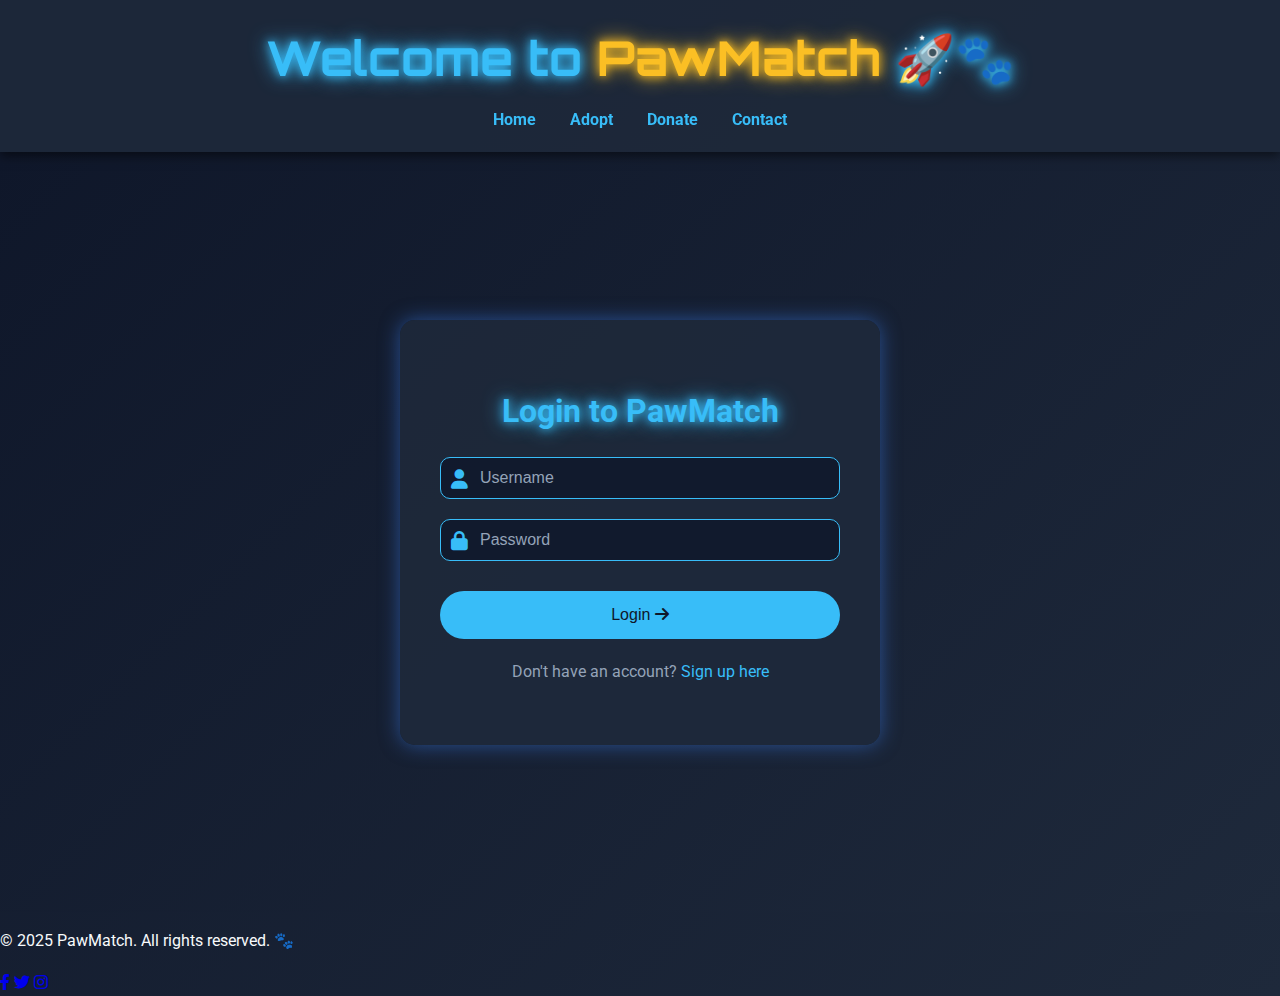
<file: login.html>
<!DOCTYPE html>
<html lang="en">
<head>
    <meta charset="UTF-8">
    <meta name="viewport" content="width=device-width, initial-scale=1.0">
    <title>Login - PawMatch</title>
    <link rel="stylesheet" href="styles.css">
    <!-- Add futuristic fonts -->
    <link href="https://fonts.googleapis.com/css2?family=Orbitron:wght@400;700&family=Roboto:wght@300;400;500&display=swap" rel="stylesheet">
    <!-- Add FontAwesome for icons -->
    <link rel="stylesheet" href="https://cdnjs.cloudflare.com/ajax/libs/font-awesome/6.0.0-beta3/css/all.min.css">
</head>
<body>
    <header>
        <h1>Welcome to <span class="futuristic-text">PawMatch</span> 🚀🐾</h1>
        <nav>
            <ul>
                <li><a href="index.html">Home</a></li>
                <li><a href="login.html">Adopt</a></li>
                <li><a href="donatelock.html">Donate</a></li>
                <li><a href="contactlock.html">Contact</a></li>
            </ul>
        </nav>
    </header>

    <main>
        <!-- Login Section -->
        <section id="login">
            <div class="login-box">
                <h2>Login to PawMatch</h2>
                <form id="login-form">
                    <div class="input-group">
                        <i class="fas fa-user"></i>
                        <input type="text" id="username" placeholder="Username" required>
                    </div>
                    <div class="input-group">
                        <i class="fas fa-lock"></i>
                        <input type="password" id="password" placeholder="Password" required>
                    </div>
                    <button type="submit">Login <i class="fas fa-arrow-right"></i></button>
                </form>
                <p>Don't have an account? <a href="signup.html">Sign up here</a></p>
                <div id="login-message"></div>
            </div>
        </section>
    </main>

    <footer>
        <p>&copy; 2025 PawMatch. All rights reserved. 🐾</p>
        <div class="social-links">
            <a href="#"><i class="fab fa-facebook-f"></i></a>
            <a href="#"><i class="fab fa-twitter"></i></a>
            <a href="#"><i class="fab fa-instagram"></i></a>
        </div>
    </footer>

    <script src="login.js"></script>
</body>
</html>
</file>
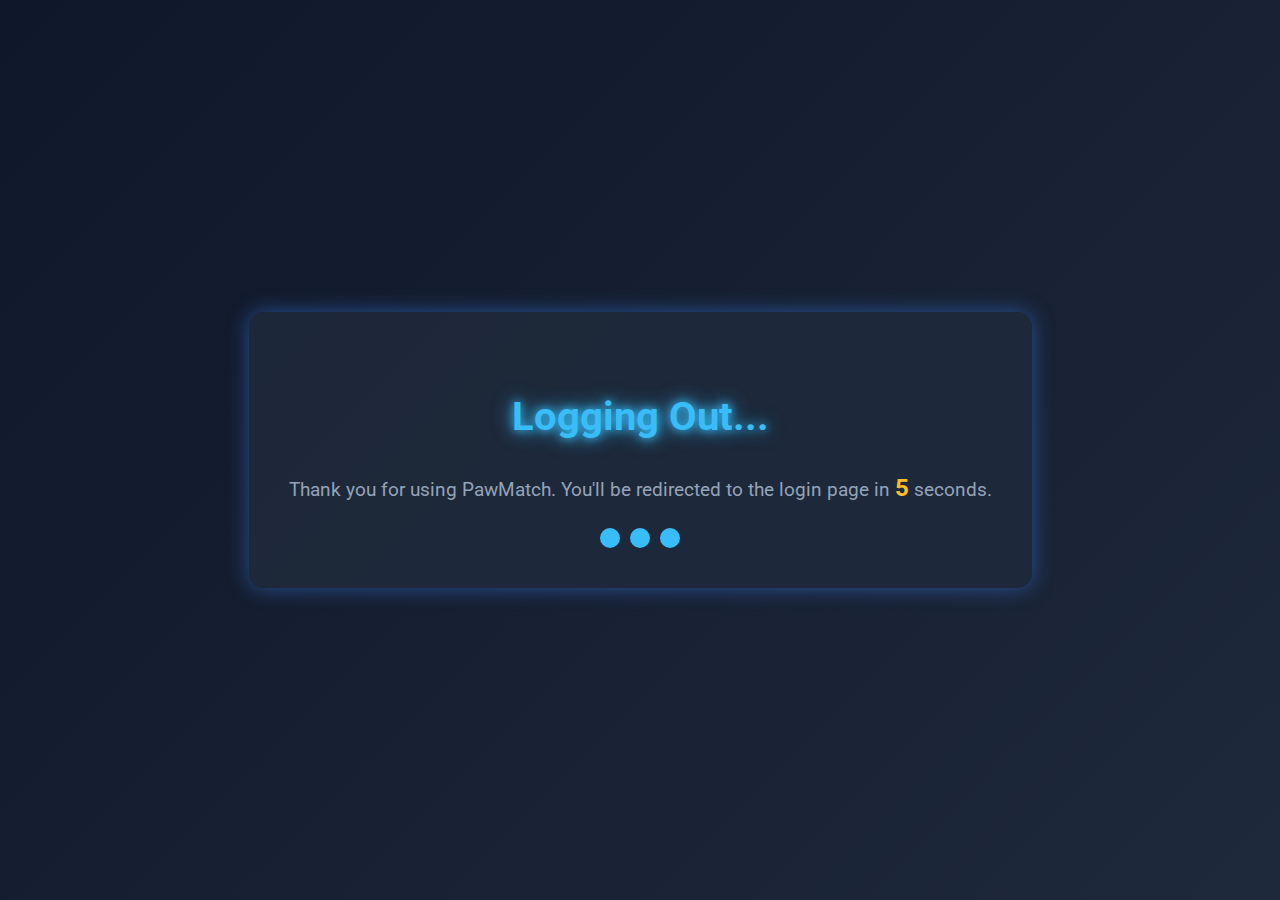
<file: logout.html>
<!DOCTYPE html>
<html lang="en">
<head>
    <meta charset="UTF-8">
    <meta name="viewport" content="width=device-width, initial-scale=1.0">
    <title>Logout - PawMatch</title>
    <link rel="stylesheet" href="styles.css">
    <!-- Add futuristic fonts -->
    <link href="https://fonts.googleapis.com/css2?family=Orbitron:wght@400;700&family=Roboto:wght@300;400;500&display=swap" rel="stylesheet">
    <!-- Add FontAwesome for icons -->
    <link rel="stylesheet" href="https://cdnjs.cloudflare.com/ajax/libs/font-awesome/6.0.0-beta3/css/all.min.css">
</head>
<body>
    <div id="logout-screen">
        <div class="logout-content">
            <h2>Logging Out...</h2>
            <p>Thank you for using PawMatch. You'll be redirected to the login page in <span id="countdown">5</span> seconds.</p>
            <div class="loading-animation">
                <div class="circle"></div>
                <div class="circle"></div>
                <div class="circle"></div>
            </div>
        </div>
    </div>

    <script>
        // Countdown timer
        let countdown = 5;
        const countdownElement = document.getElementById('countdown');

        const timer = setInterval(() => {
            countdown--;
            countdownElement.textContent = countdown;

            if (countdown === 0) {
                clearInterval(timer);
                window.location.href = "login.html"; // Redirect to login page
            }
        }, 1000);
    </script>
</body>
</html>
</file>
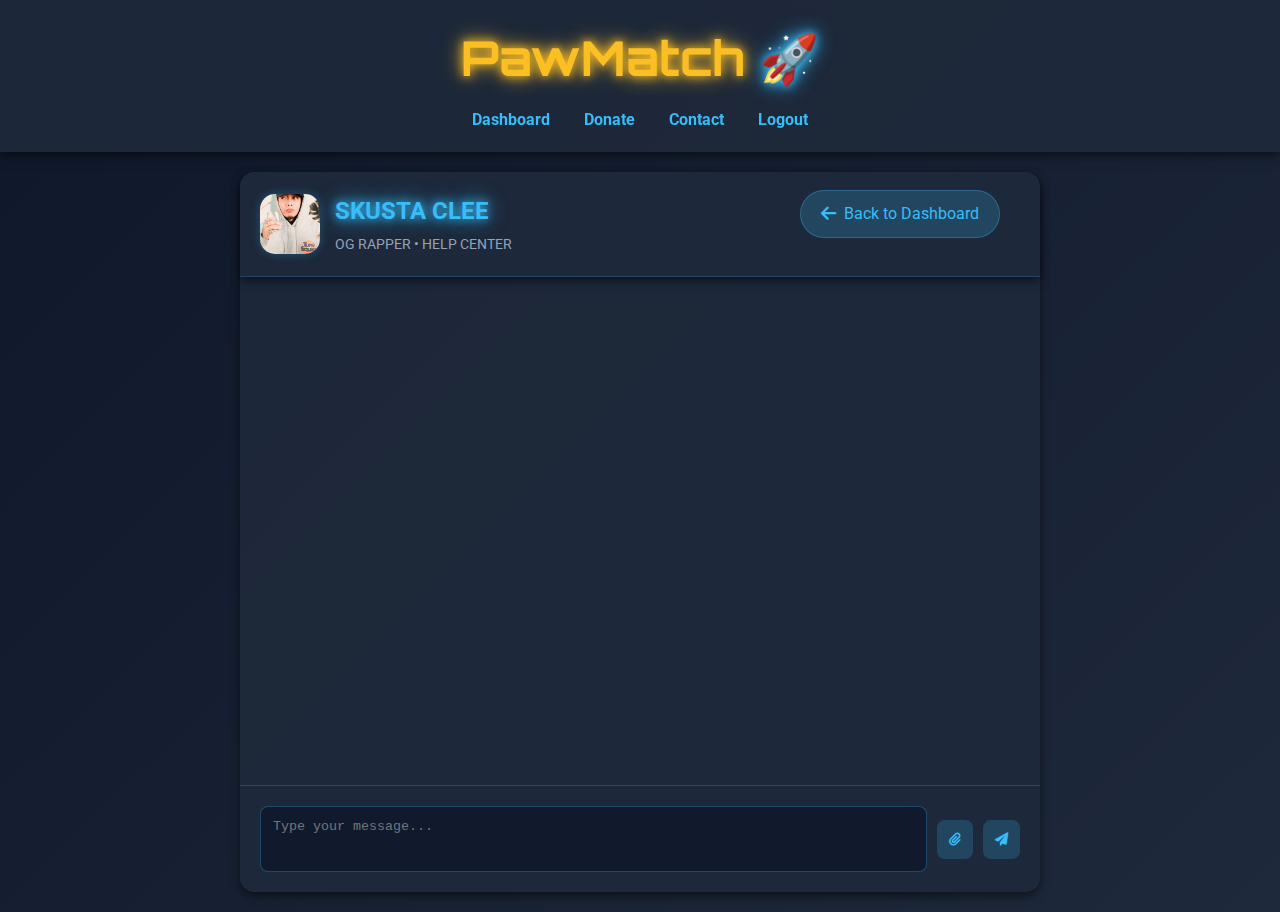
<file: messaging.html>
<!DOCTYPE html>
<html lang="en">
<head>
    <meta charset="UTF-8">
    <meta name="viewport" content="width=device-width, initial-scale=1.0">
    <title>Pet Adoption Messaging - PawMatch</title>
    <link rel="stylesheet" href="styles.css">
    <link href="https://fonts.googleapis.com/css2?family=Orbitron:wght@400;700&family=Roboto:wght@300;400;500&display=swap" rel="stylesheet">
    <link rel="stylesheet" href="https://cdnjs.cloudflare.com/ajax/libs/font-awesome/6.0.0-beta3/css/all.min.css">
    <style>
        body {
            font-family: 'Roboto', sans-serif;
            margin: 0;
            padding: 0;
            background: linear-gradient(135deg, #0f172a, #1e293b);
            color: #f8fafc;
            line-height: 1.6;
        }

        .messaging-container {
            max-width: 800px;
            margin: 20px auto;
            border: none;
            border-radius: 15px;
            display: flex;
            flex-direction: column;
            height: 80vh;
            background: rgba(30, 41, 59, 0.9);
            box-shadow: 0 4px 10px rgba(0, 0, 0, 0.5);
            position: relative;
        }

        .messaging-header {
            padding: 20px;
            border-bottom: 1px solid rgba(56, 189, 248, 0.2);
            background: rgba(30, 41, 59, 0.9);
            border-radius: 15px 15px 0 0;
            box-shadow: 0 4px 10px rgba(0, 0, 0, 0.5);
        }

        .pet-info {
            display: flex;
            align-items: center;
            gap: 15px;
        }

        .pet-thumbnail {
            width: 60px;
            height: 60px;
            border-radius: 15px;
            object-fit: cover;
            box-shadow: 0 0 10px rgba(56, 189, 248, 0.3);
        }

        .pet-details h2 {
            margin: 0;
            font-size: 1.5rem;
            color: #38bdf8;
            text-shadow: 0 0 10px #38bdf8, 0 0 20px #38bdf8;
        }

        .pet-type {
            color: #94a3b8;
            font-size: 0.9rem;
        }

        .message-thread {
            flex-grow: 1;
            overflow-y: auto;
            padding: 20px;
            display: flex;
            flex-direction: column;
            gap: 15px;
        }

        .message {
            display: flex;
            flex-direction: column;
            max-width: 70%;
        }

        .message.sender {
            align-self: flex-end;
        }

        .message.receiver {
            align-self: flex-start;
        }

        .message-content {
            padding: 12px 18px;
            border-radius: 15px;
            position: relative;
        }

        .sender .message-content {
            background: rgba(56, 189, 248, 0.2);
            color: #f8fafc;
        }

        .receiver .message-content {
            background: rgba(251, 191, 36, 0.2);
            color: #f8fafc;
        }

        .timestamp {
            font-size: 0.8rem;
            color: #94a3b8;
            margin-top: 5px;
        }

        .message-input {
            padding: 20px;
            border-top: 1px solid rgba(56, 189, 248, 0.2);
            background: rgba(30, 41, 59, 0.9);
            border-radius: 0 0 15px 15px;
        }

        .input-container {
            display: flex;
            gap: 10px;
            align-items: center;
        }

        textarea {
            flex-grow: 1;
            padding: 12px;
            border-radius: 8px;
            background: rgba(15, 23, 42, 0.8);
            border: 1px solid rgba(56, 189, 248, 0.3);
            color: #f8fafc;
            resize: none;
            height: 40px;
        }

        .message-actions {
            display: flex;
            gap: 10px;
        }

        .message-actions button {
            background: rgba(56, 189, 248, 0.2);
            border: none;
            padding: 12px;
            border-radius: 8px;
            cursor: pointer;
            color: #38bdf8;
            transition: all 0.3s ease;
        }

        .message-actions button:hover {
            background: #38bdf8;
            color: #0f172a;
            transform: translateY(-2px);
            box-shadow: 0 0 15px rgba(56, 189, 248, 0.5);
        }

        .back-button {
            position: absolute;
            top: 18px;
            left: 560px;
            z-index: 10;
        }
        
        .back-link {
            display: flex;
            align-items: center;
            gap: 8px;
            padding: 10px 20px;
            background: rgba(56, 189, 248, 0.2);
            border-radius: 30px;
            color: #38bdf8;
            text-decoration: none;
            transition: all 0.3s ease;
            border: 1px solid rgba(56, 189, 248, 0.3);
        }

        .back-link:hover {
            background: #38bdf8;
            color: #0f172a;
            transform: translateY(-2px);
            box-shadow: 0 0 15px rgba(56, 189, 248, 0.5);
        }

        .back-link i {
            font-size: 1.1rem;
        }

        /* Scrollbar styling */
        .message-thread::-webkit-scrollbar {
            width: 8px;
        }

        .message-thread::-webkit-scrollbar-track {
            background: rgba(15, 23, 42, 0.8);
        }

        .message-thread::-webkit-scrollbar-thumb {
            background: #38bdf8;
            border-radius: 4px;
        }

        .message-thread::-webkit-scrollbar-thumb:hover {
            background: #fbbf24;
        }

        .image-preview {
            max-width: 200px;
            max-height: 200px;
            margin: 10px 0;
            border-radius: 10px;
            box-shadow: 0 0 10px rgba(56, 189, 248, 0.3);
        }

        /* Animations */
        @keyframes slideInLeft {
            from { transform: translateX(-100%); opacity: 0; }
            to { transform: translateX(0); opacity: 1; }
        }

        @keyframes slideInRight {
            from { transform: translateX(100%); opacity: 0; }
            to { transform: translateX(0); opacity: 1; }
        }

        /* Add header styling to match dashboard */
        header {
            background: rgba(30, 41, 59, 0.9);
            padding: 20px;
            text-align: center;
            box-shadow: 0 4px 10px rgba(0, 0, 0, 0.5);
            position: sticky;
            top: 0;
            z-index: 1000;
        }

        header h1 {
            font-family: 'Orbitron', sans-serif;
            font-size: 3rem;
            color: #38bdf8;
            margin: 0;
            text-shadow: 0 0 10px #38bdf8, 0 0 20px #38bdf8;
        }
    </style>
</head>
<body>
    <header>
        <h1><span class="futuristic-text">PawMatch</span> 🚀</h1>
        <nav>
            <ul>
                <li><a href="dashboard.html">Dashboard</a></li>
                <li><a href="donate.html">Donate</a></li>
                <li><a href="contact.html">Contact</a></li>
                <li><a href="logout.html">Logout</a></li>
            </ul>
        </nav>
    </header>

    <div class="messaging-container">
        <div class="back-button">
            <a href="dashboard.html" class="back-link">
                <i class="fas fa-arrow-left"></i>
                <span>Back to Dashboard</span>
            </a>
        </div>

        <div class="messaging-header">
            <div class="pet-info">
                <img src="images/skuskta.jpg" alt="Pet Photo" class="pet-thumbnail">
                <div class="pet-details">
                    <h2>SKUSTA CLEE</h2>
                    <span class="pet-type">OG RAPPER • HELP CENTER</span>
                </div>
            </div>
        </div>

        <div class="message-thread" id="messageThread">
            <!-- Messages will be dynamically added here -->
        </div>

        <div class="message-input">
            <div class="input-container">
                <textarea id="messageInput" placeholder="Type your message..."></textarea>
                <div class="message-actions">
                    <button class="attach-btn" onclick="document.getElementById('fileInput').click()">
                        <i class="fas fa-paperclip"></i>
                    </button>
                    <button class="send-btn">
                        <i class="fas fa-paper-plane"></i>
                    </button>
                </div>
                <input type="file" id="fileInput" style="display: none" accept="image/*" onchange="handleFileSelect(event)">
            </div>
        </div>
    </div>

    <script>
        document.addEventListener('DOMContentLoaded', function() {
            const messageText = document.getElementById('messageInput');
            const sendButton = document.querySelector('.send-btn');
            const messageThread = document.getElementById('messageThread');
            const fileInput = document.getElementById('fileInput');

            // Handle send button click
            sendButton.addEventListener('click', sendMessage);

            // Handle enter key press
            messageText.addEventListener('keypress', function(e) {
                if (e.key === 'Enter' && !e.shiftKey) {
                    e.preventDefault();
                    sendMessage();
                }
            });

            // Handle file input change
            fileInput.addEventListener('change', handleFileSelect);

            function sendMessage() {
                const text = messageText.value.trim();
                if (text) {
                    const currentTime = new Date().toLocaleTimeString([], { 
                        hour: '2-digit', 
                        minute: '2-digit' 
                    });

                    const newMessage = `
                        <div class="message sender">
                            <div class="message-content">
                                <p>${text}</p>
                                <span class="timestamp">${currentTime}</span>
                            </div>
                        </div>
                    `;

                    messageThread.insertAdjacentHTML('beforeend', newMessage);
                    messageText.value = '';
                    scrollToBottom();

                    // Simulate response after 1 second
                    setTimeout(simulateResponse, 1000);
                }
            }

            function simulateResponse() {
                const responses = [
                    "Kilala mo ba si SKUSTA CLEE? Ako nga pala ang tutulong sayo!",
                    "Onti-onti nanamin nakikita ang tumataginting na kwatro (4)",
                    "Oh kalma baby kalma",
                    "Dahil dyan Ms Erika, bigyan ng corgi yan!",
                    "Hi Ms Erika, napaka-mabait mo po na prof :D",
                    "HI MS ERIKA, PWEDE IPASA MO PO KAME"
                ];

                const randomResponse = responses[Math.floor(Math.random() * responses.length)];
                const currentTime = new Date().toLocaleTimeString([], { 
                    hour: '2-digit', 
                    minute: '2-digit' 
                });

                const responseMessage = `
                    <div class="message receiver">
                        <div class="message-content">
                            <p>${randomResponse}</p>
                            <span class="timestamp">${currentTime}</span>
                        </div>
                    </div>
                `;

                messageThread.insertAdjacentHTML('beforeend', responseMessage);
                scrollToBottom();
            }

            function handleFileSelect(event) {
                const file = event.target.files[0];
                if (file && file.type.startsWith('image/')) {
                    const reader = new FileReader();
                    reader.onload = function(e) {
                        const currentTime = new Date().toLocaleTimeString([], { 
                            hour: '2-digit', 
                            minute: '2-digit' 
                        });

                        const imageMessage = `
                            <div class="message sender">
                                <div class="message-content">
                                    <img src="${e.target.result}" class="image-preview">
                                    <span class="timestamp">${currentTime}</span>
                                </div>
                            </div>
                        `;

                        messageThread.insertAdjacentHTML('beforeend', imageMessage);
                        scrollToBottom();
                    };
                    reader.readAsDataURL(file);
                }
            }

            function scrollToBottom() {
                messageThread.scrollTop = messageThread.scrollHeight;
            }
        });
    </script>
</body>
</html>
</file>
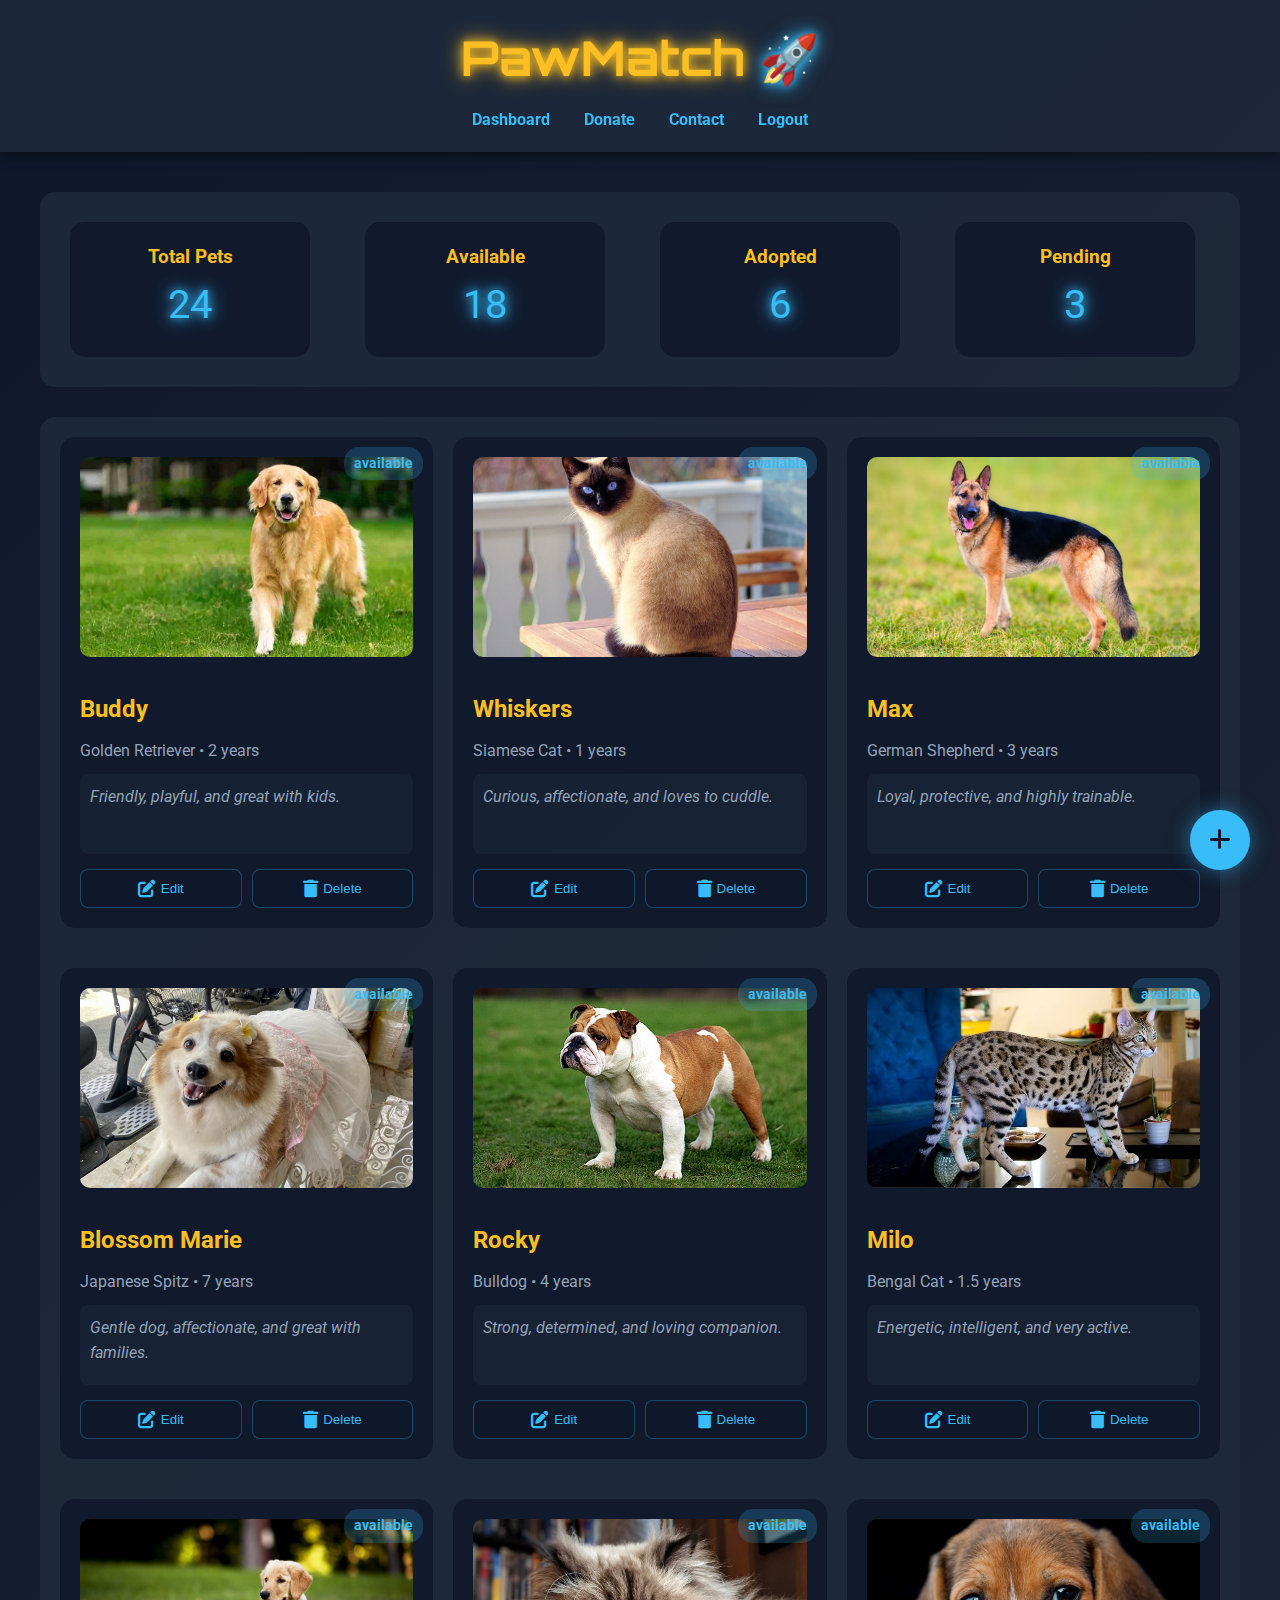
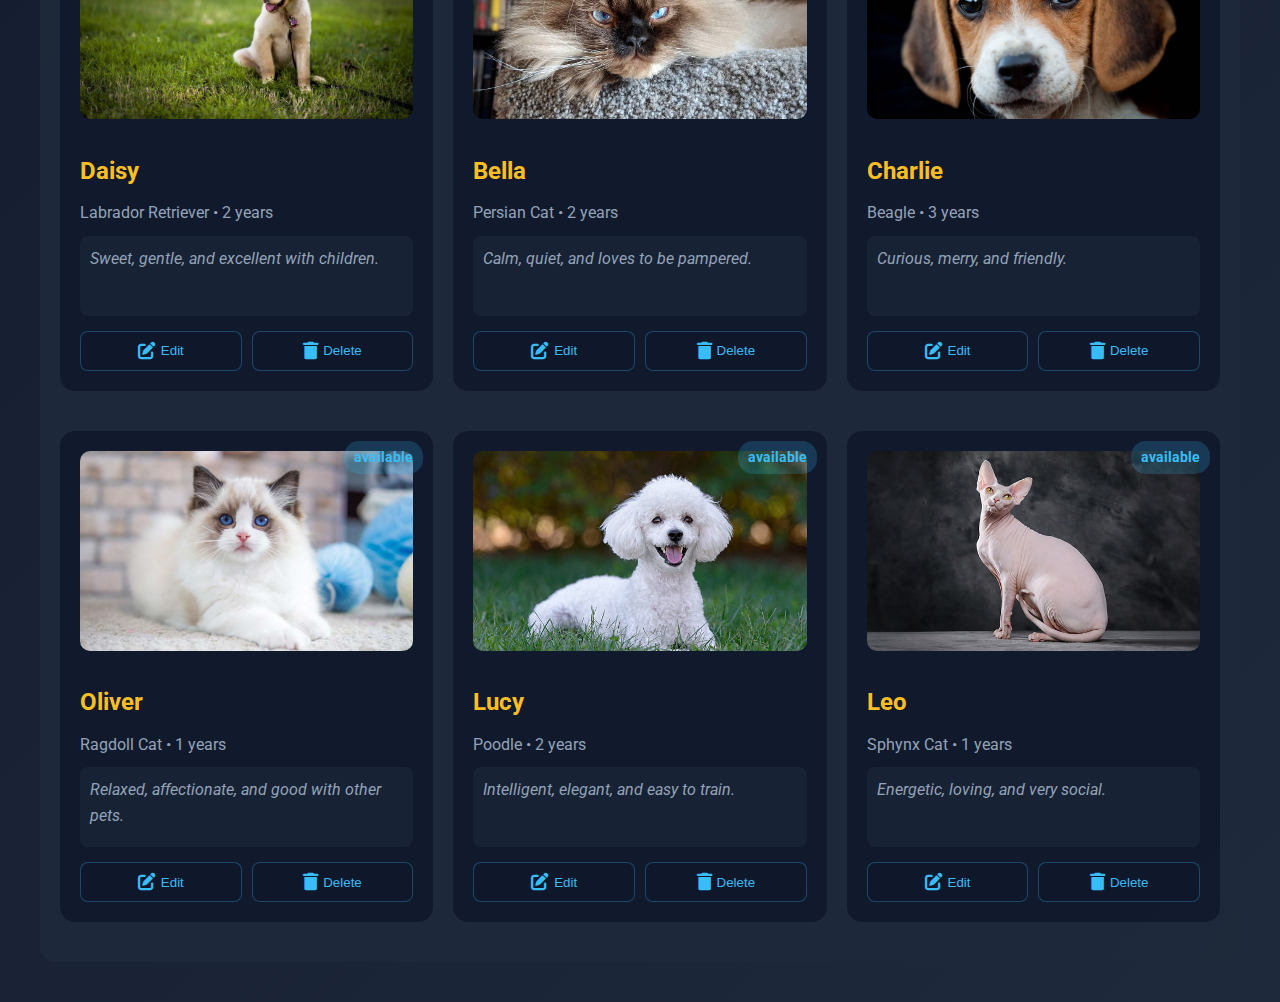
<file: petmanagement.html>
<!DOCTYPE html>
<html lang="en">
<head>
    <meta charset="UTF-8">
    <meta name="viewport" content="width=device-width, initial-scale=1.0">
    <title>Pet Management - PawMatch</title>
    <link rel="stylesheet" href="styles.css">
    <link href="https://fonts.googleapis.com/css2?family=Orbitron:wght@400;700&family=Roboto:wght@300;400;500&display=swap" rel="stylesheet">
    <link rel="stylesheet" href="https://cdnjs.cloudflare.com/ajax/libs/font-awesome/6.0.0-beta3/css/all.min.css">
    <style>
        .management-container {
            max-width: 1200px;
            margin: 20px auto;
            padding: 20px;
        }

        .stats-grid {
            display: grid;
            grid-template-columns: repeat(auto-fit, minmax(200px, 1fr));
            gap: 20px;
            margin-bottom: 30px;
            padding: 20px;
            background: rgba(30, 41, 59, 0.9);
            border-radius: 15px;
        }

        .stat-card {
            background: rgba(15, 23, 42, 0.8);
            padding: 20px;
            border-radius: 15px;
            text-align: center;
            transition: transform 0.3s, box-shadow 0.3s;
        }

        .stat-card:hover {
            transform: translateY(-5px);
            box-shadow: 0 0 20px rgba(59, 130, 246, 0.5);
        }

        .stat-card h3 {
            color: #fbbf24;
            margin: 0;
            font-size: 1.2rem;
        }

        .stat-card .number {
            font-size: 2.5rem;
            color: #38bdf8;
            text-shadow: 0 0 10px #38bdf8, 0 0 20px #38bdf8;
        }

        .pet-management-grid {
            display: grid;
            grid-template-columns: repeat(auto-fit, minmax(300px, 1fr));
            gap: 20px;
            padding: 20px;
            background: rgba(30, 41, 59, 0.9);
            border-radius: 15px;
        }

        .pet-management-card {
            background: rgba(15, 23, 42, 0.8);
            padding: 20px;
            border-radius: 15px;
            position: relative;
            transition: transform 0.3s, box-shadow 0.3s;
            margin-bottom: 20px;
        }

        .pet-management-card:hover {
            transform: translateY(-10px);
            box-shadow: 0 0 20px rgba(59, 130, 246, 0.5);
        }

        .pet-management-card img {
            width: 100%;
            height: 200px;
            object-fit: cover;
            border-radius: 10px;
            margin-bottom: 15px;
        }

        .pet-management-card h3 {
            color: #fbbf24;
            margin: 10px 0;
            font-size: 1.5rem;
        }

        .pet-management-card p {
            color: #94a3b8;
            margin: 5px 0;
        }

        .pet-management-card .description {
            color: #94a3b8;
            font-style: italic;
            margin: 10px 0;
            padding: 10px;
            background: rgba(30, 41, 59, 0.5);
            border-radius: 8px;
            min-height: 60px;
        }

        .status-toggle {
            position: absolute;
            top: 10px;
            right: 10px;
            padding: 5px 10px;
            border-radius: 15px;
            font-size: 0.9rem;
            font-weight: bold;
            background: rgba(56, 189, 248, 0.2);
            color: #38bdf8;
        }

        .edit-controls {
            display: flex;
            justify-content: space-between;
            margin-top: 15px;
            gap: 10px;
        }

        .edit-controls button {
            flex: 1;
            background: rgba(15, 23, 42, 0.8);
            border: 1px solid rgba(56, 189, 248, 0.3);
            color: #38bdf8;
            padding: 10px 20px;
            border-radius: 8px;
            cursor: pointer;
            transition: all 0.3s ease;
            display: flex;
            align-items: center;
            justify-content: center;
            gap: 5px;
        }

        .edit-controls button:hover {
            background: #38bdf8;
            color: #0f172a;
            transform: translateY(-2px);
            box-shadow: 0 0 15px rgba(56, 189, 248, 0.5);
        }

        .edit-controls button i {
            font-size: 1.1rem;
        }

        .add-pet-btn {
            position: fixed;
            bottom: 30px;
            right: 30px;
            width: 60px;
            height: 60px;
            border-radius: 50%;
            background: #38bdf8;
            color: #0f172a;
            border: none;
            font-size: 24px;
            cursor: pointer;
            box-shadow: 0 0 20px rgba(56, 189, 248, 0.5);
            transition: all 0.3s ease;
        }

        .add-pet-btn:hover {
            transform: scale(1.1);
            background: #fbbf24;
            box-shadow: 0 0 20px rgba(251, 191, 36, 0.5);
        }

        .notification {
            position: fixed;
            top: 20px;
            right: 20px;
            padding: 15px 25px;
            border-radius: 8px;
            color: white;
            font-weight: 500;
            opacity: 0;
            transform: translateY(-20px);
            transition: all 0.3s ease;
            z-index: 1000;
        }

        .notification.success {
            background: rgba(34, 197, 94, 0.9);
            box-shadow: 0 0 15px rgba(34, 197, 94, 0.3);
        }

        .notification.error {
            background: rgba(239, 68, 68, 0.9);
            box-shadow: 0 0 15px rgba(239, 68, 68, 0.3);
        }

        .notification.show {
            opacity: 1;
            transform: translateY(0);
        }

        #addPetModal .modal-content {
            background: rgba(30, 41, 59, 0.95);
            padding: 30px;
            border-radius: 15px;
        }

        #addPetModal input,
        #addPetModal select,
        #addPetModal textarea {
            width: 100%;
            padding: 10px;
            margin: 10px 0;
            background: rgba(15, 23, 42, 0.8);
            border: 1px solid rgba(56, 189, 248, 0.3);
            border-radius: 8px;
            color: #f8fafc;
        }

        #addPetModal button {
            background: #38bdf8;
            color: #0f172a;
            border: none;
            padding: 10px 20px;
            border-radius: 8px;
            cursor: pointer;
            transition: 0.3s;
        }

        #addPetModal button:hover {
            background: #fbbf24;
            transform: scale(1.05);
        }
    </style>
</head>
<body>
    <header>
        <h1><span class="futuristic-text">PawMatch</span> 🚀</h1>
        <nav>
            <ul>
                <li><a href="dashboard.html">Dashboard</a></li>
                <li><a href="donate.html">Donate</a></li>
                <li><a href="contact.html">Contact</a></li>
                <li><a href="logout.html">Logout</a></li>
            </ul>
        </nav>
    </header>

    <div class="management-container">
        <div class="stats-grid">
            <div class="stat-card">
                <h3>Total Pets</h3>
                <div class="number">24</div>
            </div>
            <div class="stat-card">
                <h3>Available</h3>
                <div class="number">18</div>
            </div>
            <div class="stat-card">
                <h3>Adopted</h3>
                <div class="number">6</div>
            </div>
            <div class="stat-card">
                <h3>Pending</h3>
                <div class="number">3</div>
            </div>
        </div>

        <div class="pet-management-grid" id="petGrid">
            <!-- Pet cards will be dynamically populated here -->
        </div>

        <button class="add-pet-btn" onclick="openAddPetModal()">
            <i class="fas fa-plus"></i>
        </button>
    </div>

    <!-- Notification Element -->
    <div id="notification" class="notification"></div>

    <!-- Add Pet Modal -->
    <div id="addPetModal" class="modal">
        <div class="modal-content">
            <h2>Add New Pet</h2>
            <form id="addPetForm">
                <input type="text" placeholder="Pet Name" required>
                <select required>
                    <option value="">Select Species</option>
                    <option value="dog">Dog</option>
                    <option value="cat">Cat</option>
                </select>
                <input type="text" placeholder="Breed" required>
                <input type="number" placeholder="Age" required>
                <textarea placeholder="Description" required></textarea>
                <input type="file" accept="image/*" required>
                <button type="submit">Add Pet</button>
            </form>
        </div>
    </div>

    <script>
        // Sample data for pets
        const pets = [
            {
                name: "Buddy",
                species: "Dog",
                breed: "Golden Retriever",
                age: 2,
                status: "available",
                image: "images/dog1.jpg",
                description: "Friendly, playful, and great with kids."
            },
            {
                name: "Whiskers",
                species: "Cat",
                breed: "Siamese Cat",
                age: 1,
                status: "available",
                image: "images/cat1.jpg",
                description: "Curious, affectionate, and loves to cuddle."
            },
            {
                name: "Max",
                species: "Dog",
                breed: "German Shepherd",
                age: 3,
                status: "available",
                image: "images/dog2.jpg",
                description: "Loyal, protective, and highly trainable."
            },
            {
                name: "Blossom Marie",
                species: "Dog",
                breed: "Japanese Spitz",
                age: 7,
                status: "available",
                image: "images/dog7.jpg",
                description: "Gentle dog, affectionate, and great with families."
            },
            {
                name: "Rocky",
                species: "Dog",
                breed: "Bulldog",
                age: 4,
                status: "available",
                image: "images/dog3.jpg",
                description: "Strong, determined, and loving companion."
            },
            {
                name: "Milo",
                species: "Cat",
                breed: "Bengal Cat",
                age: 1.5,
                status: "available",
                image: "images/cat3.jpg",
                description: "Energetic, intelligent, and very active."
            },
            {
                name: "Daisy",
                species: "Dog",
                breed: "Labrador Retriever",
                age: 2,
                status: "available",
                image: "images/dog4.jpg",
                description: "Sweet, gentle, and excellent with children."
            },
            {
                name: "Bella",
                species: "Cat",
                breed: "Persian Cat",
                age: 2,
                status: "available",
                image: "images/cat4.jpg",
                description: "Calm, quiet, and loves to be pampered."
            },
            {
                name: "Charlie",
                species: "Dog",
                breed: "Beagle",
                age: 3,
                status: "available",
                image: "images/dog5.jpg",
                description: "Curious, merry, and friendly."
            },
            {
                name: "Oliver",
                species: "Cat",
                breed: "Ragdoll Cat",
                age: 1,
                status: "available",
                image: "images/cat5.jpg",
                description: "Relaxed, affectionate, and good with other pets."
            },
            {
                name: "Lucy",
                species: "Dog",
                breed: "Poodle",
                age: 2,
                status: "available",
                image: "images/dog6.jpg",
                description: "Intelligent, elegant, and easy to train."
            },
            {
                name: "Leo",
                species: "Cat",
                breed: "Sphynx Cat",
                age: 1,
                status: "available",
                image: "images/cat6.jpg",
                description: "Energetic, loving, and very social."
            }
        ];

        function showNotification(message, type = 'success') {
            const notification = document.getElementById('notification');
            notification.textContent = message;
            notification.className = `notification ${type} show`;
            
            // Hide notification after 3 seconds
            setTimeout(() => {
                notification.className = 'notification';
            }, 3000);
        }

        function renderPets() {
            const grid = document.getElementById('petGrid');
            grid.innerHTML = pets.map(pet => `
                <div class="pet-management-card">
                    <div class="status-toggle ${pet.status}">${pet.status}</div>
                    <img src="${pet.image}" alt="${pet.name}">
                    <h3>${pet.name}</h3>
                    <p>${pet.breed} • ${pet.age} years</p>
                    <p class="description">${pet.description}</p>
                    <div class="edit-controls">
                        <button class="edit-btn" onclick="editPet('${pet.name}')">
                            <i class="fas fa-edit"></i> Edit
                        </button>
                        <button class="delete-btn" onclick="deletePet('${pet.name}')">
                            <i class="fas fa-trash"></i> Delete
                        </button>
                    </div>
                </div>
            `).join('');
        }

        function deletePet(petName) {
            if (confirm(`Are you sure you want to delete ${petName}?`)) {
                const index = pets.findIndex(p => p.name === petName);
                if (index !== -1) {
                    pets.splice(index, 1);
                    renderPets();
                    showNotification(`${petName} has been successfully deleted`);
                }
            }
        }

        function openAddPetModal() {
            const form = document.getElementById('addPetForm');
            form.reset(); // Clear the form
            document.getElementById('addPetModal').style.display = 'flex';
            
            // Reset the form submission handler for adding new pet
            form.onsubmit = function(e) {
                e.preventDefault();
                
                const inputs = form.getElementsByTagName('input');
                const select = form.getElementsByTagName('select')[0];
                const textarea = form.getElementsByTagName('textarea')[0];
                
                const newPetName = inputs[0].value;
                
                // Add new pet
                pets.push({
                    name: newPetName,
                    species: select.value,
                    breed: inputs[1].value,
                    age: parseInt(inputs[2].value),
                    status: 'available',
                    image: 'images/default-pet.jpg',
                    description: textarea.value
                });
                
                // Re-render the pets grid
                renderPets();
                
                // Show success notification
                showNotification(`${newPetName} has been successfully added`);
                
                // Close the modal
                closeAddPetModal();
            };
        }

        function editPet(petName) {
            const pet = pets.find(p => p.name === petName);
            if (!pet) return;

            // Store original name for notification
            const originalName = pet.name;

            // Populate the modal with pet data
            const form = document.getElementById('addPetForm');
            const inputs = form.getElementsByTagName('input');
            const select = form.getElementsByTagName('select')[0];
            const textarea = form.getElementsByTagName('textarea')[0];

            inputs[0].value = pet.name;
            select.value = pet.species.toLowerCase();
            inputs[1].value = pet.breed;
            inputs[2].value = pet.age;
            textarea.value = pet.description;
            
            // Show the modal
            document.getElementById('addPetModal').style.display = 'flex';
            
            // Update the form submission handler for editing
            form.onsubmit = function(e) {
                e.preventDefault();
                
                // Update the pet data
                pet.name = inputs[0].value;
                pet.species = select.value;
                pet.breed = inputs[1].value;
                pet.age = parseInt(inputs[2].value);
                pet.description = textarea.value;
                
                // Re-render the pets grid
                renderPets();
                
                // Show success notification
                showNotification(`${originalName} has been successfully updated`);
                
                // Close the modal
                closeAddPetModal();
            };
        }

        function closeAddPetModal() {
            document.getElementById('addPetModal').style.display = 'none';
        }

        // Close modal when clicking outside
        window.onclick = function(event) {
            const modal = document.getElementById('addPetModal');
            if (event.target === modal) {
                closeAddPetModal();
            }
        }

        // Initialize the page
        renderPets();
    </script>
</body>
</html>
</file>
<file: styles.css>
/* General Styles */
body {
    font-family: 'Roboto', sans-serif;
    margin: 0;
    padding: 0;
    background: linear-gradient(135deg, #0f172a, #1e293b);
    color: #f8fafc;
    line-height: 1.6;
    overflow-x: hidden;
}

/* Header */
header {
    background: rgba(30, 41, 59, 0.9);
    padding: 20px;
    text-align: center;
    box-shadow: 0 4px 10px rgba(0, 0, 0, 0.5);
    position: sticky;
    top: 0;
    z-index: 1000;
}

header h1 {
    font-family: 'Orbitron', sans-serif;
    font-size: 3rem;
    color: #38bdf8;
    margin: 0;
    text-shadow: 0 0 10px #38bdf8, 0 0 20px #38bdf8;
}

.futuristic-text {
    color: #fbbf24;
    text-shadow: 0 0 10px #fbbf24, 0 0 20px #fbbf24;
}

nav ul {
    list-style: none;
    padding: 0;
    margin: 10px 0 0;
}

nav ul li {
    display: inline;
    margin: 0 15px;
}

nav a {
    text-decoration: none;
    color: #38bdf8;
    font-weight: bold;
    transition: color 0.3s, transform 0.3s;
}

nav a:hover {
    color: #fbbf24;
    transform: translateY(-3px);
}

/* Hero Section */
#hero {
    display: flex;
    justify-content: space-between;
    align-items: center;
    padding: 100px 100px;
    background: url('images/futuristic-bg.jpg') no-repeat center center/cover;
    box-shadow: inset 0 0 50px rgba(0, 0, 0, 0.5);
    position: relative;
    overflow: hidden;
}

.hero-content {
    max-width: 100%;
    animation: slideInLeft 1.5s ease-in-out;
}

.hero-content h2 {
    font-size: 4rem;
    text-transform: uppercase;
    color: #38bdf8;
    margin: 0;
    text-shadow: 0 0 10px #38bdf8, 0 0 20px #38bdf8;
}

.hero-content p {
    font-size: 2.5rem;
    color: #94a3b8;
    margin: 10px 0 20px;
}

.hero-content button {
    background: #38bdf8;
    color: #0f172a;
    border: none;
    padding: 15px 30px;
    font-size: 2rem;
    border-radius: 30px;
    cursor: pointer;
    transition: 0.3s ease-in-out;
    animation: pulse 2s infinite;
}

.hero-content button:hover {
    background: #fbbf24;
    transform: scale(1.1);
}

.hero-image img {
    max-width: 300%;
    height: 300%;
    animation: float 3s ease-in-out infinite;
}

/* Parallax Section */
#parallax {
    background: url('images/parallax-bg.jpg') no-repeat center center/cover;
    height: 400px;
    display: flex;
    align-items: center;
    justify-content: center;
    text-align: center;
    color: #f8fafc;
    position: relative;
    background-attachment: fixed;
}

.parallax-content {
    background: rgba(15, 23, 42, 0.7);
    padding: 20px;
    border-radius: 15px;
}

.parallax-content h2 {
    font-size: 2.5rem;
    margin: 0;
    text-shadow: 0 0 10px #38bdf8, 0 0 20px #38bdf8;
}

.parallax-content p {
    font-size: 1.2rem;
    margin: 10px 0 0;
}

/* Pet Gallery */
#pet-gallery {
    padding: 80px 20px;
    text-align: center;
    background: rgba(30, 41, 59, 0.9);
}

#pet-gallery h2 {
    font-size: 2.5rem;
    color: #38bdf8;
    margin-bottom: 40px;
    text-shadow: 0 0 10px #38bdf8, 0 0 20px #38bdf8;
}

.gallery-grid {
    display: flex;
    justify-content: space-around;
    flex-wrap: wrap;
}

.pet-card {
    background: rgba(15, 23, 42, 0.8);
    padding: 20px;
    border-radius: 15px;
    width: 250px;
    margin: 10px;
    transition: transform 0.3s, box-shadow 0.3s;
}

.pet-card:hover {
    transform: translateY(-10px);
    box-shadow: 0 0 20px rgba(59, 130, 246, 0.5);
}

.pet-card img {
    width: 100%;
    border-radius: 10px;
}

.pet-card h3 {
    font-size: 1.5rem;
    color: #fbbf24;
    margin: 10px 0;
}

.pet-card p {
    font-size: 1rem;
    color: #94a3b8;
}

/* Stats Dashboard */
#stats {
    padding: 20px 20px;
    text-align: center;
    background: rgba(30, 41, 59, 0.9);
}

#stats h2 {
    font-size: 2.5rem;
    color: #38bdf8;
    margin-bottom: 40px;
    text-shadow: 0 0 10px #38bdf8, 0 0 20px #38bdf8;
}

.stats-grid {
    display: flex;
    justify-content: space-around;
    flex-wrap: wrap;
}

.stat-card {
    background: rgba(15, 23, 42, 0.8);
    padding: 20px;
    border-radius: 15px;
    width: 200px;
    margin: 10px;
    transition: transform 0.3s, box-shadow 0.3s;
}

.stat-card:hover {
    transform: translateY(-10px);
    box-shadow: 0 0 20px rgba(59, 130, 246, 0.5);
}

.stat-card i {
    font-size: 2rem;
    color: #38bdf8;
    margin-bottom: 10px;
}

.stat-card h3 {
    font-size: 2rem;
    color: #fbbf24;
    margin: 10px 0;
}

.stat-card p {
    font-size: 1rem;
    color: #94a3b8;
}

/* Live Chat Widget */
#chat-widget {
    position: fixed;
    bottom: 20px;
    right: 20px;
}

#chat-button {
    background: #38bdf8;
    color: #0f172a;
    border: none;
    padding: 15px;
    border-radius: 50%;
    cursor: pointer;
    font-size: 1.5rem;
    transition: 0.3s;
}

#chat-button:hover {
    background: #fbbf24;
    transform: scale(1.1);
}

#chat-box {
    display: none;
    background: rgba(15, 23, 42, 0.9);
    width: 300px;
    border-radius: 15px;
    box-shadow: 0 0 20px rgba(0, 0, 0, 0.5);
    position: absolute;
    bottom: 70px;
    right: 0;
}

.chat-header {
    background: rgba(30, 41, 59, 0.9);
    padding: 10px;
    border-top-left-radius: 15px;
    border-top-right-radius: 15px;
    display: flex;
    justify-content: space-between;
    align-items: center;
}

.chat-header h3 {
    margin: 0;
    font-size: 1.2rem;
    color: #38bdf8;
}

#close-chat {
    background: none;
    border: none;
    color: #f8fafc;
    cursor: pointer;
}

.chat-body {
    padding: 10px;
    height: 200px;
    overflow-y: auto;
}

.chat-input {
    display: flex;
    padding: 10px;
    background: rgba(30, 41, 59, 0.9);
    border-bottom-left-radius: 15px;
    border-bottom-right-radius: 15px;
}

.chat-input input {
    flex: 1;
    padding: 10px;
    border: none;
    border-radius: 5px;
    background: #1e293b;
    color: #f8fafc;
}

.chat-input button {
    background: #38bdf8;
    border: none;
    padding: 10px;
    margin-left: 10px;
    border-radius: 5px;
    cursor: pointer;
    color: #0f172a;
    transition: 0.3s;
}

.chat-input button:hover {
    background: #fbbf24;
}

/* Animations */
@keyframes slideInLeft {
    from { transform: translateX(-100%); opacity: 0; }
    to { transform: translateX(0); opacity: 1; }
}

@keyframes float {
    0% { transform: translateY(0); }
    50% { transform: translateY(-10px); }
    100% { transform: translateY(0); }
}

@keyframes pulse {
    0% { transform: scale(1); }
    50% { transform: scale(1.05); }
    100% { transform: scale(1); }
}

/* Login Section */
#login {
    display: flex;
    justify-content: center;
    align-items: center;
    min-height: 80vh;
    padding: 20px;
    background: linear-gradient(135deg, #0f172a, #1e293b);
}

.login-box {
    background: rgba(30, 41, 59, 0.9);
    padding: 40px;
    border-radius: 15px;
    box-shadow: 0 0 20px rgba(59, 130, 246, 0.5);
    text-align: center;
    width: 100%;
    max-width: 400px;
    animation: fadeIn 1.5s ease-in-out;
}

.login-box h2 {
    font-size: 2rem;
    color: #38bdf8;
    margin-bottom: 20px;
    text-shadow: 0 0 10px #38bdf8, 0 0 20px #38bdf8;
}

.input-group {
    display: flex;
    align-items: center;
    margin-bottom: 20px;
    background: rgba(15, 23, 42, 0.8);
    padding: 10px;
    border-radius: 10px;
    border: 1px solid #38bdf8;
}

.input-group i {
    font-size: 1.2rem;
    color: #38bdf8;
    margin-right: 10px;
}

.input-group input {
    flex: 1;
    background: transparent;
    border: none;
    color: #f8fafc;
    font-size: 1rem;
    outline: none;
}

.input-group input::placeholder {
    color: #94a3b8;
}

.login-box button {
    background: #38bdf8;
    color: #0f172a;
    border: none;
    padding: 15px 30px;
    font-size: 1rem;
    border-radius: 30px;
    cursor: pointer;
    transition: 0.3s ease-in-out;
    width: 100%;
    margin-top: 10px;
}

.login-box button:hover {
    background: #fbbf24;
    transform: scale(1.05);
}

.login-box p {
    margin-top: 20px;
    color: #94a3b8;
}

.login-box a {
    color: #38bdf8;
    text-decoration: none;
    transition: color 0.3s;
}

.login-box a:hover {
    color: #fbbf24;
}

#login-message {
    margin-top: 20px;
    color: #fbbf24;
    font-weight: bold;
}

/* Animations */
@keyframes fadeIn {
    from { opacity: 0; transform: translateY(-20px); }
    to { opacity: 1; transform: translateY(0); }
}

/* Dashboard Section */
#dashboard {
    padding: 80px 20px;
    text-align: center;
    background: rgba(30, 41, 59, 0.9);
}

#dashboard h2 {
    font-size: 2.5rem;
    color: #38bdf8;
    margin-bottom: 40px;
    text-shadow: 0 0 10px #38bdf8, 0 0 20px #38bdf8;
}

.dashboard-grid {
    display: flex;
    justify-content: space-around;
    flex-wrap: wrap;
}

.dashboard-card {
    background: rgba(15, 23, 42, 0.8);
    padding: 20px;
    border-radius: 15px;
    width: 250px;
    margin: 10px;
    transition: transform 0.3s, box-shadow 0.3s;
}

.dashboard-card:hover {
    transform: translateY(-10px);
    box-shadow: 0 0 20px rgba(59, 130, 246, 0.5);
}

.dashboard-card i {
    font-size: 2rem;
    color: #38bdf8;
    margin-bottom: 10px;
}

.dashboard-card h3 {
    font-size: 1.5rem;
    color: #fbbf24;
    margin: 10px 0;
}

.dashboard-card p {
    font-size: 1rem;
    color: #94a3b8;
}

/* Logout Screen */
#logout-screen {
    display: flex;
    justify-content: center;
    align-items: center;
    min-height: 100vh;
    background: linear-gradient(135deg, #0f172a, #1e293b);
    color: #f8fafc;
    text-align: center;
}

.logout-content {
    background: rgba(30, 41, 59, 0.9);
    padding: 40px;
    border-radius: 15px;
    box-shadow: 0 0 20px rgba(59, 130, 246, 0.5);
    animation: fadeIn 1.5s ease-in-out;
}

.logout-content h2 {
    font-size: 2.5rem;
    color: #38bdf8;
    margin-bottom: 20px;
    text-shadow: 0 0 10px #38bdf8, 0 0 20px #38bdf8;
}

.logout-content p {
    font-size: 1.2rem;
    color: #94a3b8;
    margin-bottom: 20px;
}

#countdown {
    font-size: 1.5rem;
    color: #fbbf24;
    font-weight: bold;
}

/* Loading Animation */
.loading-animation {
    display: flex;
    justify-content: center;
    gap: 10px;
}

.circle {
    width: 20px;
    height: 20px;
    background: #38bdf8;
    border-radius: 50%;
    animation: bounce 1.4s infinite ease-in-out;
}

.circle:nth-child(2) {
    animation-delay: 0.2s;
}

.circle:nth-child(3) {
    animation-delay: 0.4s;
}

@keyframes bounce {
    0%, 80%, 100% {
        transform: translateY(0);
    }
    40% {
        transform: translateY(-20px);
    }
}

@keyframes fadeIn {
    from { opacity: 0; transform: translateY(-20px); }
    to { opacity: 1; transform: translateY(0); }
}


/* Dashboard Section */
#dashboard {
    padding: 80px 20px;
    text-align: center;
    background: rgba(30, 41, 59, 0.9);
}

#dashboard h2 {
    font-size: 2.5rem;
    color: #38bdf8;
    margin-bottom: 40px;
    text-shadow: 0 0 10px #38bdf8, 0 0 20px #38bdf8;
}

.pet-layer {
    display: flex;
    justify-content: center;
    gap: 20px;
    margin-bottom: 40px;
}

.pet-card {
    background: rgba(15, 23, 42, 0.8);
    padding: 20px;
    border-radius: 15px;
    text-align: center;
    cursor: pointer;
    transition: transform 0.3s, box-shadow 0.3s;
    width: 30%;
}

.pet-card:hover {
    transform: translateY(-10px);
    box-shadow: 0 0 20px rgba(59, 130, 246, 0.5);
}

.pet-card img {
    width: 100%;
    border-radius: 10px;
    margin-bottom: 15px;
}

.pet-card h3 {
    font-size: 1.5rem;
    color: #fbbf24;
    margin: 10px 0;
}

.pet-card p {
    font-size: 1rem;
    color: #94a3b8;
    margin: 5px 0;
}

.status {
    display: inline-block;
    padding: 5px 10px;
    border-radius: 15px;
    font-size: 0.9rem;
    font-weight: bold;
}

.status.available {
    background: rgba(56, 189, 248, 0.2);
    color: #38bdf8;
}

/* Modal Styles (same as before) */
.modal {
    display: none;
    position: fixed;
    top: 0;
    left: 0;
    width: 100%;
    height: 100%;
    background: rgba(0, 0, 0, 0.8);
    justify-content: center;
    align-items: center;
    z-index: 1000;
}

.modal-content {
    background: rgba(30, 41, 59, 0.95);
    padding: 30px;
    border-radius: 15px;
    text-align: center;
    width: 90%;
    max-width: 500px;
    position: relative;
    animation: fadeIn 0.5s ease-in-out;
}

.modal-content img {
    width: 100%;
    border-radius: 10px;
    margin-bottom: 20px;
}

.modal-content h2 {
    font-size: 2rem;
    color: #38bdf8;
    margin-bottom: 10px;
}

.modal-content p {
    font-size: 1rem;
    color: #94a3b8;
    margin: 10px 0;
}

.modal-content button {
    background: #38bdf8;
    color: #0f172a;
    border: none;
    padding: 10px 20px;
    font-size: 1rem;
    border-radius: 5px;
    cursor: pointer;
    margin-top: 20px;
    transition: 0.3s;
}

.modal-content button:hover {
    background: #fbbf24;
    transform: scale(1.05);
}

.close {
    position: absolute;
    top: 10px;
    right: 20px;
    font-size: 2rem;
    color: #f8fafc;
    cursor: pointer;
    transition: 0.3s;
}

.close:hover {
    color: #fbbf24;
}

/* Animations */
@keyframes fadeIn {
    from { opacity: 0; transform: translateY(-20px); }
    to { opacity: 1; transform: translateY(0); }
}

/* Search and Filters Section */
#search-filters {
    padding: 20px;
    background: rgba(30, 41, 59, 0.9);
    text-align: center;
    box-shadow: 0 4px 10px rgba(0, 0, 0, 0.5);
}

.search-bar {
    display: flex;
    justify-content: center;
    margin-bottom: 20px;
}

.search-bar input {
    width: 60%;
    padding: 10px;
    border: none;
    border-radius: 25px 0 0 25px;
    background: rgba(15, 23, 42, 0.8);
    color: #f8fafc;
    font-size: 1rem;
    outline: none;
}

.search-bar button {
    padding: 10px 20px;
    border: none;
    border-radius: 0 25px 25px 0;
    background: #38bdf8;
    color: #0f172a;
    font-size: 1rem;
    cursor: pointer;
    transition: 0.3s;
}

.search-bar button:hover {
    background: #fbbf24;
    transform: scale(0.5);
}

.filters {
    display: flex;
    justify-content: center;
    gap: 10px;
    flex-wrap: wrap;
}

.filters select {
    padding: 10px;
    border: none;
    border-radius: 25px;
    background: rgba(15, 23, 42, 0.8);
    color: #1e79a0;
    font-size: 1rem;
    outline: none;
    cursor: pointer;
    transition: 0.3s;
}

.filters select:hover {
    background: rgba(56, 189, 248, 0.2);
}

/* Dashboard Section */
#dashboard {
    padding: 10px 20px;
    text-align: center;
    background: rgba(30, 41, 59, 0.9);
}

#dashboard h2 {
    font-size: 2.5rem;
    color: #38bdf8;
    margin-bottom: 40px;
    text-shadow: 0 0 10px #38bdf8, 0 0 20px #38bdf8;
}

.pet-layers-container {
    padding: 20px;
}

.pet-grid {
    display: grid;
    grid-template-columns: repeat(auto-fit, minmax(250px, 1fr));
    gap: 20px;
    padding: 20px;
}

.pet-card {
    background: rgba(15, 23, 42, 0.8);
    padding: 20px;
    border-radius: 15px;
    text-align: center;
    cursor: pointer;
    transition: transform 0.3s, box-shadow 0.3s;
}

.pet-card:hover {
    transform: translateY(-10px);
    box-shadow: 0 0 20px rgba(59, 130, 246, 0.5);
}

.pet-card img {
    width: 100%;
    border-radius: 10px;
    margin-bottom: 15px;
}

.pet-card h3 {
    font-size: 1.5rem;
    color: #fbbf24;
    margin: 10px 0;
}

.pet-card p {
    font-size: 1rem;
    color: #94a3b8;
    margin: 5px 0;
}

.status {
    display: inline-block;
    padding: 5px 10px;
    border-radius: 15px;
    font-size: 0.9rem;
    font-weight: bold;
}

.status.available {
    background: rgba(56, 189, 248, 0.2);
    color: #38bdf8;
}

/* Modal Styles (same as before) */

/* Feature Section */
#features {
    padding: 5px 5px;
    text-align: center;
    background: rgba(30, 41, 59, 0.9);
}

#features h2 {
    font-size: 2.5rem;
    color: #38bdf8;
    margin-bottom: 10px;
    text-shadow: 0 0 10px #38bdf8, 0 0 20px #38bdf8;
}

.feature-grid {
    display: flex;
    justify-content: center;
    gap: 230px;
    flex-wrap: wrap;
}

.feature-card {
    background: rgba(15, 23, 42, 0.8);
    padding: 20px;
    border-radius: 15px;
    text-align: center;
    cursor: pointer;
    transition: transform 0.3s, box-shadow 0.3s;
    width: 250px;
}

.feature-card:hover {
    transform: translateY(-10px);
    box-shadow: 0 0 20px rgba(59, 130, 246, 0.5);
}

.feature-card i {
    font-size: 2rem;
    color: #38bdf8;
    margin-bottom: 10px;
}

.feature-card h3 {
    font-size: 1.5rem;
    color: #fbbf24;
    margin: 10px 0;
}

.feature-card p {
    font-size: 1rem;
    color: #94a3b8;
    margin: 5px 0;
}
</file>
